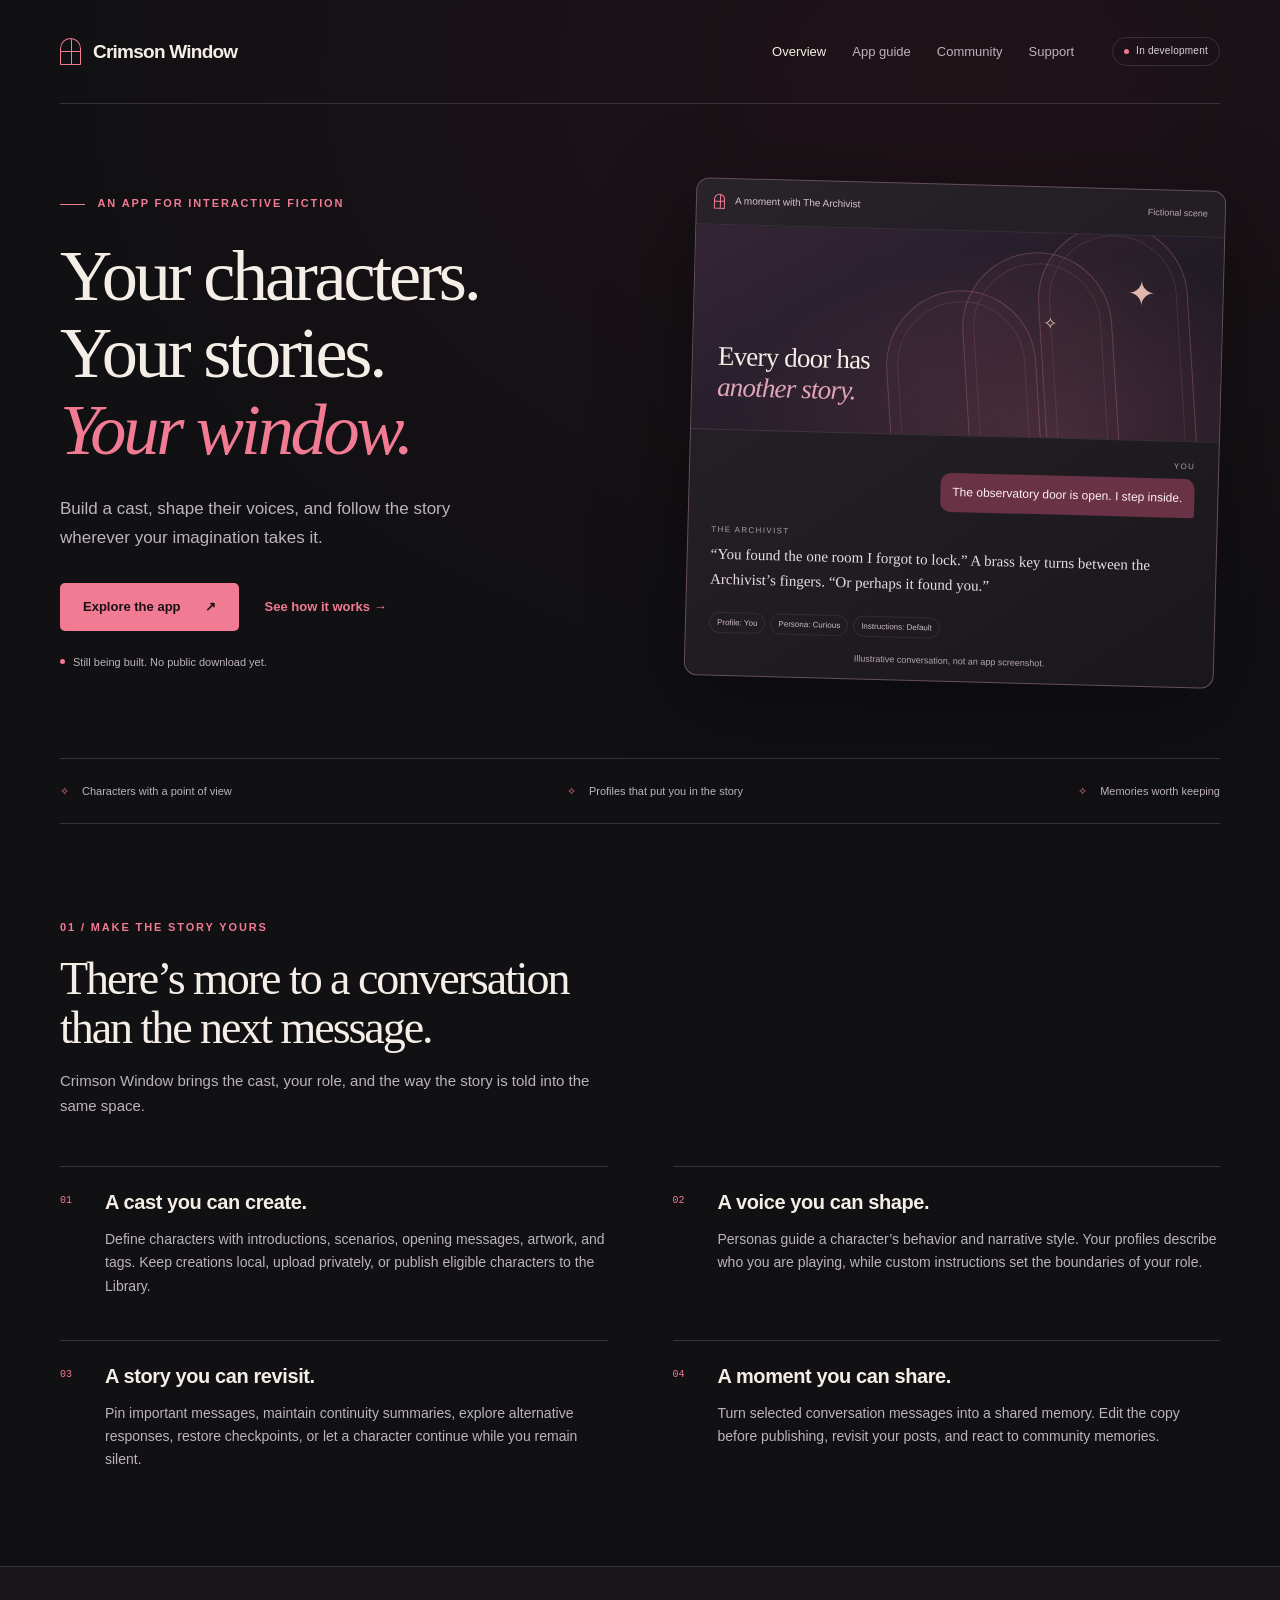
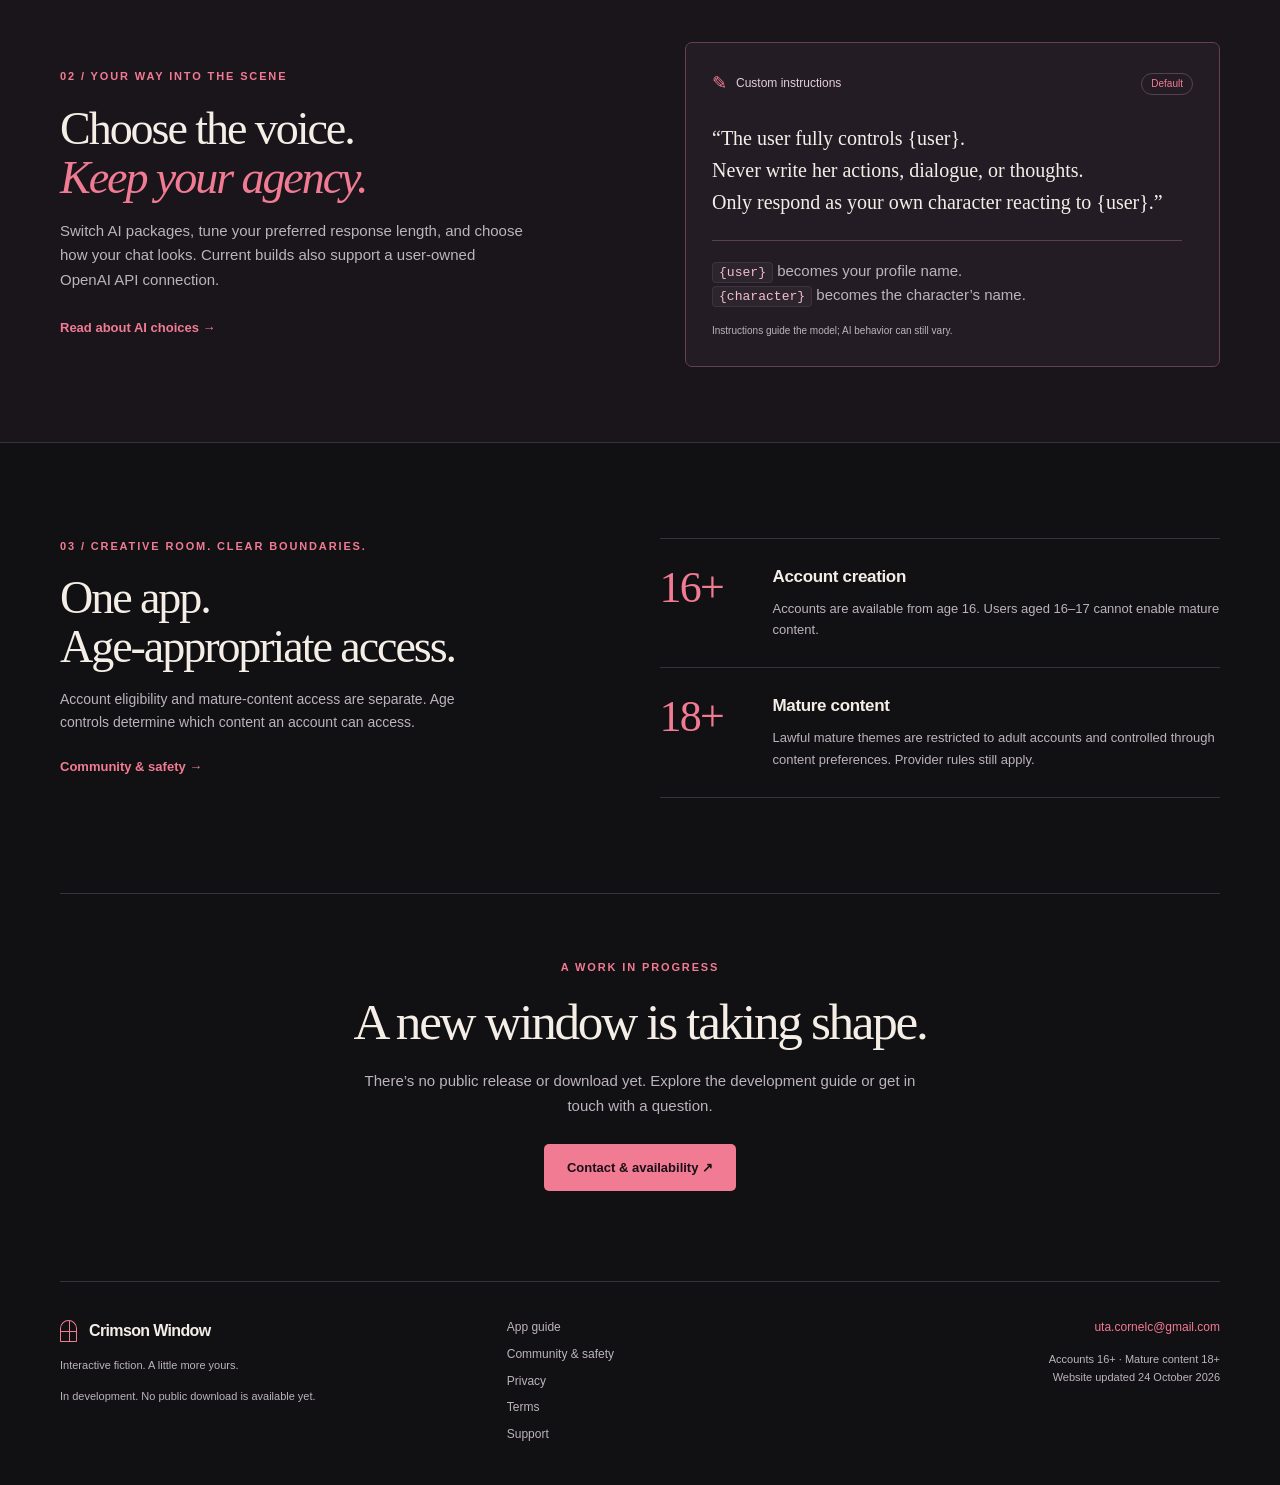
<file: index.html>
<!doctype html>
<html lang="en">
<head>
  <meta charset="utf-8">
  <meta name="viewport" content="width=device-width, initial-scale=1">
  <meta name="color-scheme" content="dark">
  <title>Your stories, through a different window · Crimson Window</title>
  <meta name="description" content="Crimson Window is an AI storytelling and roleplay app in development. Explore characters, personas, custom instructions, and shared memories. Accounts 16+; mature content 18+.">
  <meta property="og:title" content="Your stories, through a different window · Crimson Window">
  <meta property="og:description" content="Crimson Window is an AI storytelling and roleplay app in development. Explore characters, personas, custom instructions, and shared memories. Accounts 16+; mature content 18+.">
  <meta property="og:type" content="website">
  <meta name="theme-color" content="#111013">
  <link rel="icon" href="favicon.svg" type="image/svg+xml">
  <link rel="stylesheet" href="site.css">
</head>
<body>
  <a class="skip" href="#main">Skip to content</a>
  <header class="site-header wrap">
    <a class="brand" href="index.html" aria-label="Crimson Window home"><span class="window-mark" aria-hidden="true"></span>Crimson Window</a>
    <nav aria-label="Main navigation"><a href="index.html" aria-current="page">Overview</a><a href="guide.html">App guide</a><a href="community.html">Community</a><a href="support.html">Support</a></nav>
    <span class="status"><span aria-hidden="true"></span>In development</span>
  </header>
  <main id="main">
<section class="hero wrap">
  <div class="hero-copy"><p class="eyebrow"><span class="tiny-line"></span> An app for interactive fiction</p>
    <h1>Your characters.<br>Your stories.<br><em>Your window.</em></h1>
    <p class="lede">Build a cast, shape their voices, and follow the story wherever your imagination takes it.</p>
    <div class="hero-actions"><a class="button" href="#features">Explore the app <span aria-hidden="true">↗</span></a><a class="text-link" href="guide.html">See how it works <span aria-hidden="true">→</span></a></div>
    <p class="availability"><span class="status-dot" aria-hidden="true"></span>Still being built. No public download yet.</p>
  </div>
  <figure class="story-window">
    <div class="window-chrome"><span class="window-mark" aria-hidden="true"></span><span>A moment with The Archivist</span><span class="live-pill">Fictional scene</span></div>
    <div class="scene-visual" aria-hidden="true"><div class="arch arch-one"></div><div class="arch arch-two"></div><div class="arch arch-three"></div><span class="star star-one">✦</span><span class="star star-two">✧</span><div class="scene-caption">Every door has<br><em>another story.</em></div></div>
    <div class="scene-chat"><p class="chat-speaker">YOU</p><div class="sample-user">The observatory door is open. I step inside.</div><p class="chat-speaker">THE ARCHIVIST</p><div class="sample-assistant">“You found the one room I forgot to lock.” A brass key turns between the Archivist’s fingers. “Or perhaps it found you.”</div><div class="context-chips"><span>Profile: You</span><span>Persona: Curious</span><span>Instructions: Default</span></div></div>
    <figcaption>Illustrative conversation, not an app screenshot.</figcaption>
  </figure>
</section>
<div class="facts-strip wrap"><span>Characters with a point of view</span><span>Profiles that put you in the story</span><span>Memories worth keeping</span></div>
<section class="section wrap" id="features">
  <div class="section-heading"><p class="eyebrow">01 / Make the story yours</p><h2>There’s more to a conversation<br>than the next message.</h2><p>Crimson Window brings the cast, your role, and the way the story is told into the same space.</p></div>
  <div class="feature-grid">
    <article class="feature"><span class="feature-number">01</span><h3>A cast you can create.</h3><p>Define characters with introductions, scenarios, opening messages, artwork, and tags. Keep creations local, upload privately, or publish eligible characters to the Library.</p></article>
    <article class="feature"><span class="feature-number">02</span><h3>A voice you can shape.</h3><p>Personas guide a character’s behavior and narrative style. Your profiles describe who you are playing, while custom instructions set the boundaries of your role.</p></article>
    <article class="feature"><span class="feature-number">03</span><h3>A story you can revisit.</h3><p>Pin important messages, maintain continuity summaries, explore alternative responses, restore checkpoints, or let a character continue while you remain silent.</p></article>
    <article class="feature"><span class="feature-number">04</span><h3>A moment you can share.</h3><p>Turn selected conversation messages into a shared memory. Edit the copy before publishing, revisit your posts, and react to community memories.</p></article>
  </div>
</section>
<section class="choice-section"><div class="wrap choice-grid"><div><p class="eyebrow">02 / Your way into the scene</p><h2>Choose the voice.<br><em>Keep your agency.</em></h2><p>Switch AI packages, tune your preferred response length, and choose how your chat looks. Current builds also support a user-owned OpenAI API connection.</p><a class="text-link" href="guide.html#ai">Read about AI choices →</a></div><div class="instruction-card"><div class="card-caption"><span class="small-window" aria-hidden="true">✎</span> Custom instructions <span>Default</span></div><blockquote>“The user fully controls {user}.<br>Never write her actions, dialogue, or thoughts.<br>Only respond as your own character reacting to {user}.”</blockquote><p><code>{user}</code> becomes your profile name.<br><code>{character}</code> becomes the character’s name.</p><small>Instructions guide the model; AI behavior can still vary.</small></div></div></section>
<section class="section wrap age-section"><div><p class="eyebrow">03 / Creative room. Clear boundaries.</p><h2>One app.<br>Age-appropriate access.</h2><p>Account eligibility and mature-content access are separate. Age controls determine which content an account can access.</p><a class="text-link" href="community.html">Community &amp; safety →</a></div><div class="age-rules"><article><span>16+</span><div><h3>Account creation</h3><p>Accounts are available from age 16. Users aged 16–17 cannot enable mature content.</p></div></article><article><span>18+</span><div><h3>Mature content</h3><p>Lawful mature themes are restricted to adult accounts and controlled through content preferences. Provider rules still apply.</p></div></article></div></section>
<section class="closing wrap"><p class="eyebrow">A work in progress</p><h2>A new window is taking shape.</h2><p>There’s no public release or download yet. Explore the development guide or get in touch with a question.</p><a class="button" href="support.html">Contact &amp; availability ↗</a></section>
</main>
  <footer class="site-footer wrap">
    <div><a class="brand" href="index.html"><span class="window-mark" aria-hidden="true"></span>Crimson Window</a><p>Interactive fiction. A little more yours.</p><p class="fine">In development. No public download is available yet.</p></div>
    <nav aria-label="Footer navigation"><a href="guide.html">App guide</a><a href="community.html">Community &amp; safety</a><a href="privacy.html">Privacy</a><a href="terms.html">Terms</a><a href="support.html">Support</a></nav>
    <div class="footer-contact"><a href="mailto:uta.cornelc@gmail.com">uta.cornelc@gmail.com</a><p class="fine">Accounts 16+ · Mature content 18+<br>Website updated 24 October 2026</p></div>
  </footer>
</body>
</html>
</file>
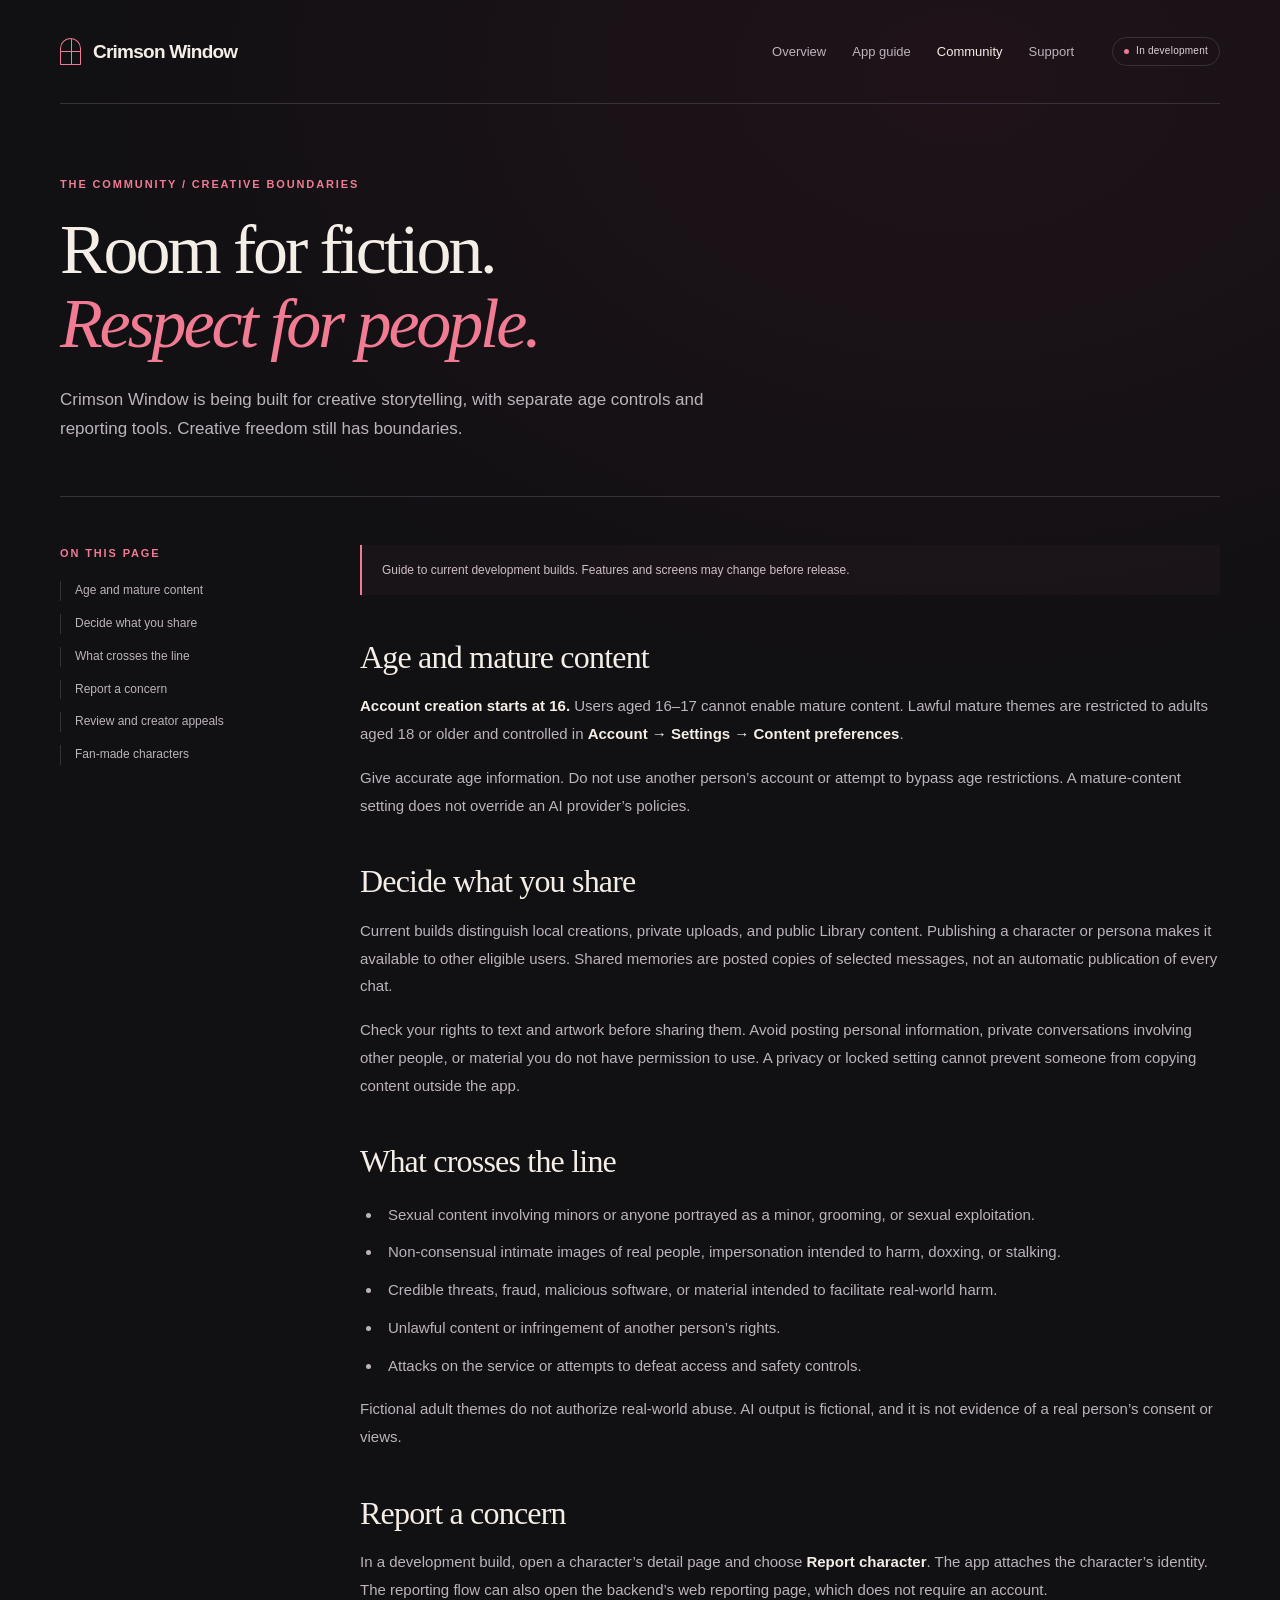
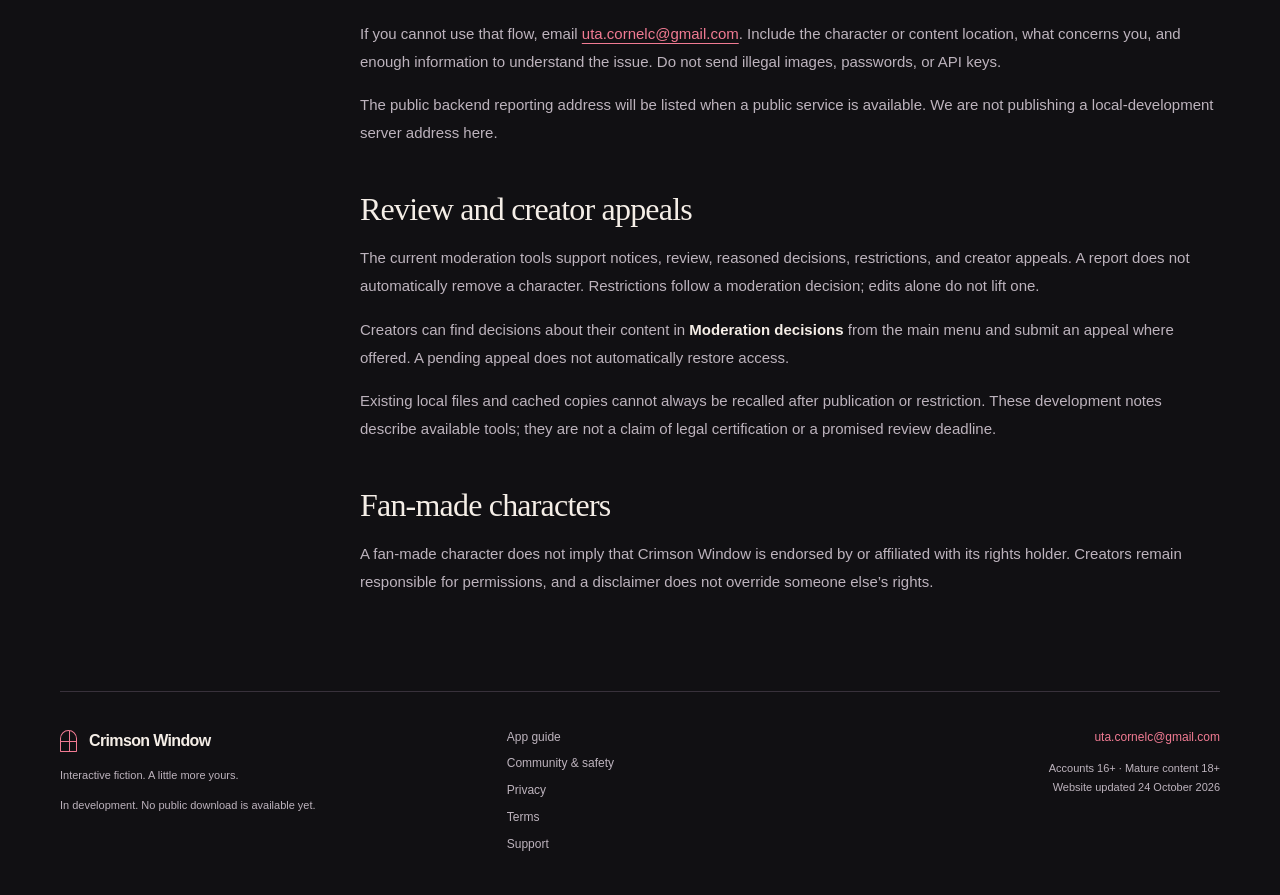
<file: community.html>
<!doctype html>
<html lang="en">
<head>
  <meta charset="utf-8">
  <meta name="viewport" content="width=device-width, initial-scale=1">
  <meta name="color-scheme" content="dark">
  <title>Community &amp; safety · Crimson Window</title>
  <meta name="description" content="How current Crimson Window development builds separate mature content, sharing, reporting, moderation, and creator appeals.">
  <meta property="og:title" content="Community &amp; safety · Crimson Window">
  <meta property="og:description" content="How current Crimson Window development builds separate mature content, sharing, reporting, moderation, and creator appeals.">
  <meta property="og:type" content="website">
  <meta name="theme-color" content="#111013">
  <link rel="icon" href="favicon.svg" type="image/svg+xml">
  <link rel="stylesheet" href="site.css">
</head>
<body>
  <a class="skip" href="#main">Skip to content</a>
  <header class="site-header wrap">
    <a class="brand" href="index.html" aria-label="Crimson Window home"><span class="window-mark" aria-hidden="true"></span>Crimson Window</a>
    <nav aria-label="Main navigation"><a href="index.html">Overview</a><a href="guide.html">App guide</a><a href="community.html" aria-current="page">Community</a><a href="support.html">Support</a></nav>
    <span class="status"><span aria-hidden="true"></span>In development</span>
  </header>
  <main id="main"><header class="page-intro wrap"><p class="eyebrow">The community / Creative boundaries</p><h1>Room for fiction.<br><em>Respect for people.</em></h1><p class="lede">Crimson Window is being built for creative storytelling, with separate age controls and reporting tools. Creative freedom still has boundaries.</p></header><div class="article-grid wrap"><aside class="toc"><p class="eyebrow">On this page</p><nav aria-label="On this page"><a href="#age">Age and mature content</a><a href="#sharing">Decide what you share</a><a href="#boundaries">What crosses the line</a><a href="#report">Report a concern</a><a href="#review">Review and creator appeals</a><a href="#franchises">Fan-made characters</a></nav></aside><article class="prose"><div class="notice">Guide to current development builds. Features and screens may change before release.</div><section id="age"><h2>Age and mature content</h2><p><strong>Account creation starts at 16.</strong> Users aged 16–17 cannot enable mature content. Lawful mature themes are restricted to adults aged 18 or older and controlled in <strong>Account → Settings → Content preferences</strong>.</p><p>Give accurate age information. Do not use another person’s account or attempt to bypass age restrictions. A mature-content setting does not override an AI provider’s policies.</p></section><section id="sharing"><h2>Decide what you share</h2><p>Current builds distinguish local creations, private uploads, and public Library content. Publishing a character or persona makes it available to other eligible users. Shared memories are posted copies of selected messages, not an automatic publication of every chat.</p><p>Check your rights to text and artwork before sharing them. Avoid posting personal information, private conversations involving other people, or material you do not have permission to use. A privacy or locked setting cannot prevent someone from copying content outside the app.</p></section><section id="boundaries"><h2>What crosses the line</h2><ul><li>Sexual content involving minors or anyone portrayed as a minor, grooming, or sexual exploitation.</li><li>Non-consensual intimate images of real people, impersonation intended to harm, doxxing, or stalking.</li><li>Credible threats, fraud, malicious software, or material intended to facilitate real-world harm.</li><li>Unlawful content or infringement of another person’s rights.</li><li>Attacks on the service or attempts to defeat access and safety controls.</li></ul><p>Fictional adult themes do not authorize real-world abuse. AI output is fictional, and it is not evidence of a real person’s consent or views.</p></section><section id="report"><h2>Report a concern</h2><p>In a development build, open a character’s detail page and choose <strong>Report character</strong>. The app attaches the character’s identity. The reporting flow can also open the backend’s web reporting page, which does not require an account.</p><p>If you cannot use that flow, email <a href="mailto:uta.cornelc@gmail.com?subject=Crimson%20Window%20content%20report">uta.cornelc@gmail.com</a>. Include the character or content location, what concerns you, and enough information to understand the issue. Do not send illegal images, passwords, or API keys.</p><p>The public backend reporting address will be listed when a public service is available. We are not publishing a local-development server address here.</p></section><section id="review"><h2>Review and creator appeals</h2><p>The current moderation tools support notices, review, reasoned decisions, restrictions, and creator appeals. A report does not automatically remove a character. Restrictions follow a moderation decision; edits alone do not lift one.</p><p>Creators can find decisions about their content in <strong>Moderation decisions</strong> from the main menu and submit an appeal where offered. A pending appeal does not automatically restore access.</p><p>Existing local files and cached copies cannot always be recalled after publication or restriction. These development notes describe available tools; they are not a claim of legal certification or a promised review deadline.</p></section><section id="franchises"><h2>Fan-made characters</h2><p>A fan-made character does not imply that Crimson Window is endorsed by or affiliated with its rights holder. Creators remain responsible for permissions, and a disclaimer does not override someone else’s rights.</p></section></article></div></main>
  <footer class="site-footer wrap">
    <div><a class="brand" href="index.html"><span class="window-mark" aria-hidden="true"></span>Crimson Window</a><p>Interactive fiction. A little more yours.</p><p class="fine">In development. No public download is available yet.</p></div>
    <nav aria-label="Footer navigation"><a href="guide.html">App guide</a><a href="community.html">Community &amp; safety</a><a href="privacy.html">Privacy</a><a href="terms.html">Terms</a><a href="support.html">Support</a></nav>
    <div class="footer-contact"><a href="mailto:uta.cornelc@gmail.com">uta.cornelc@gmail.com</a><p class="fine">Accounts 16+ · Mature content 18+<br>Website updated 24 October 2026</p></div>
  </footer>
</body>
</html>
</file>
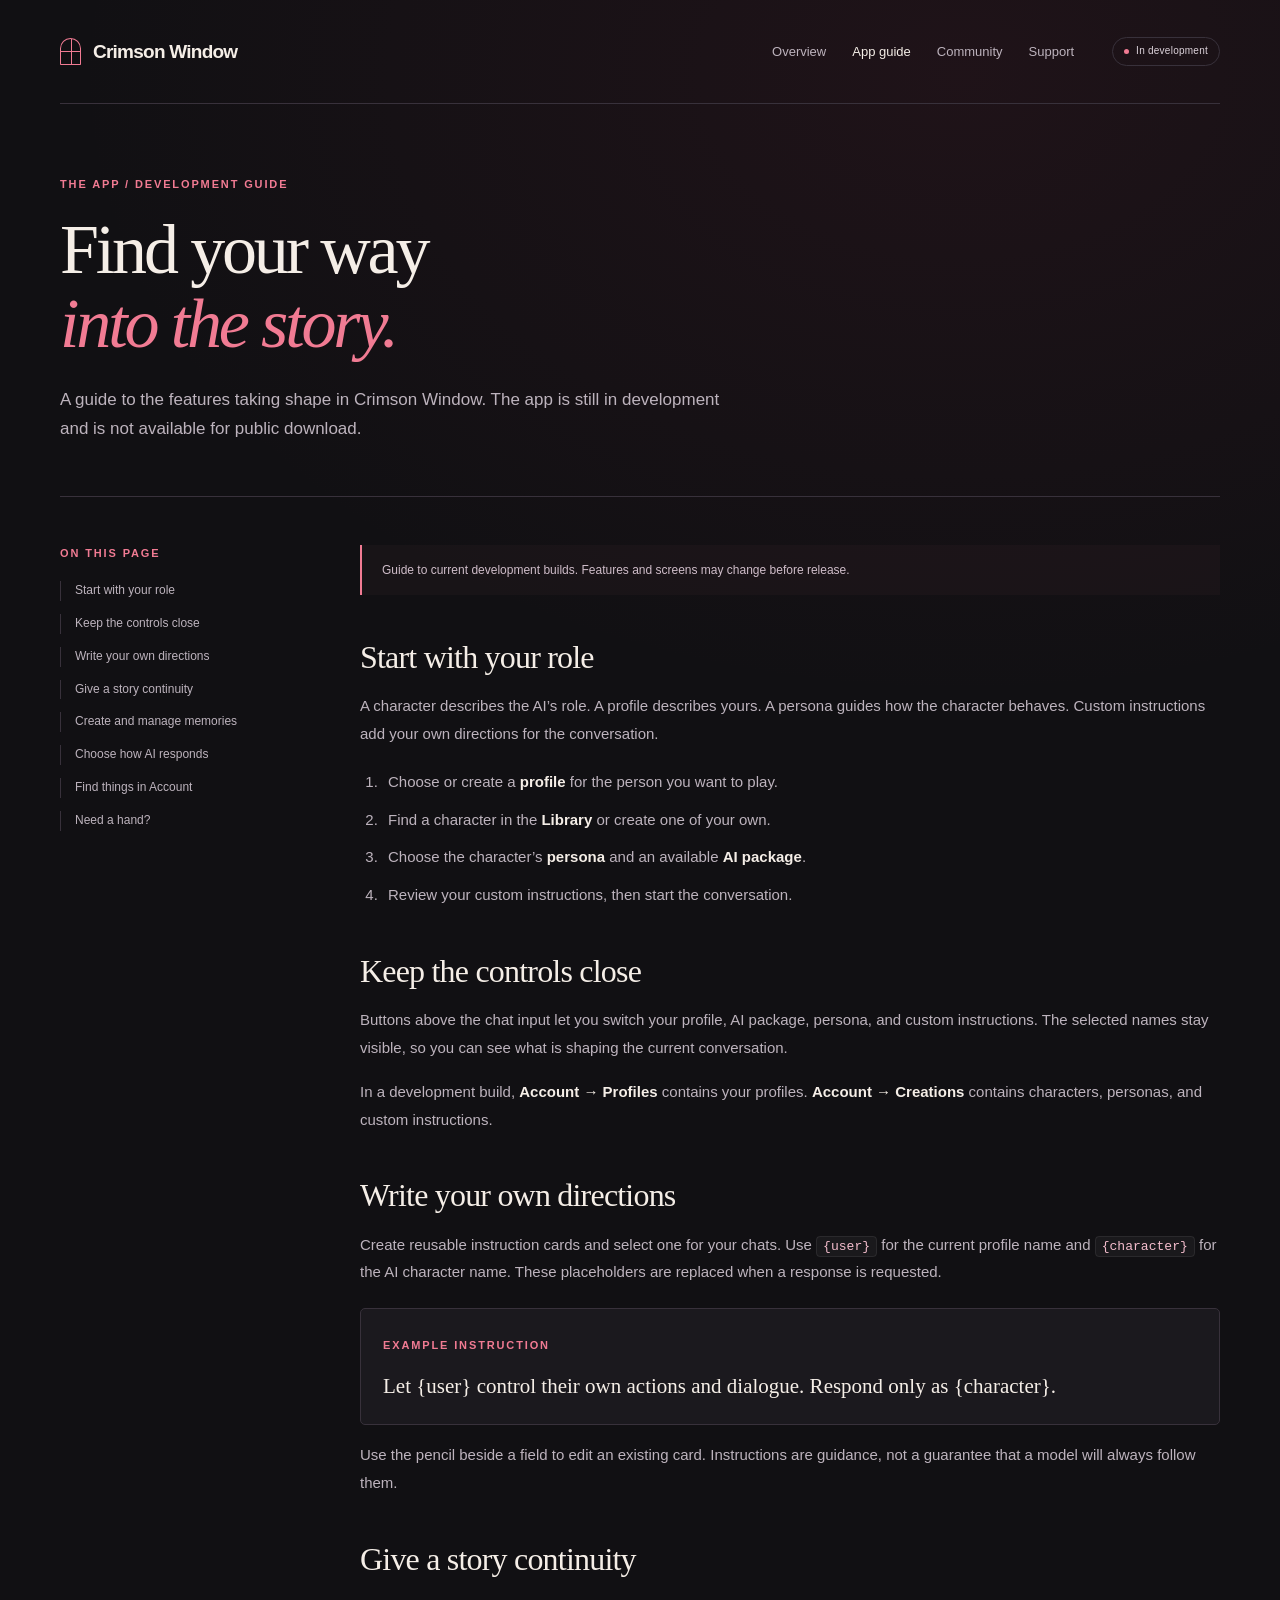
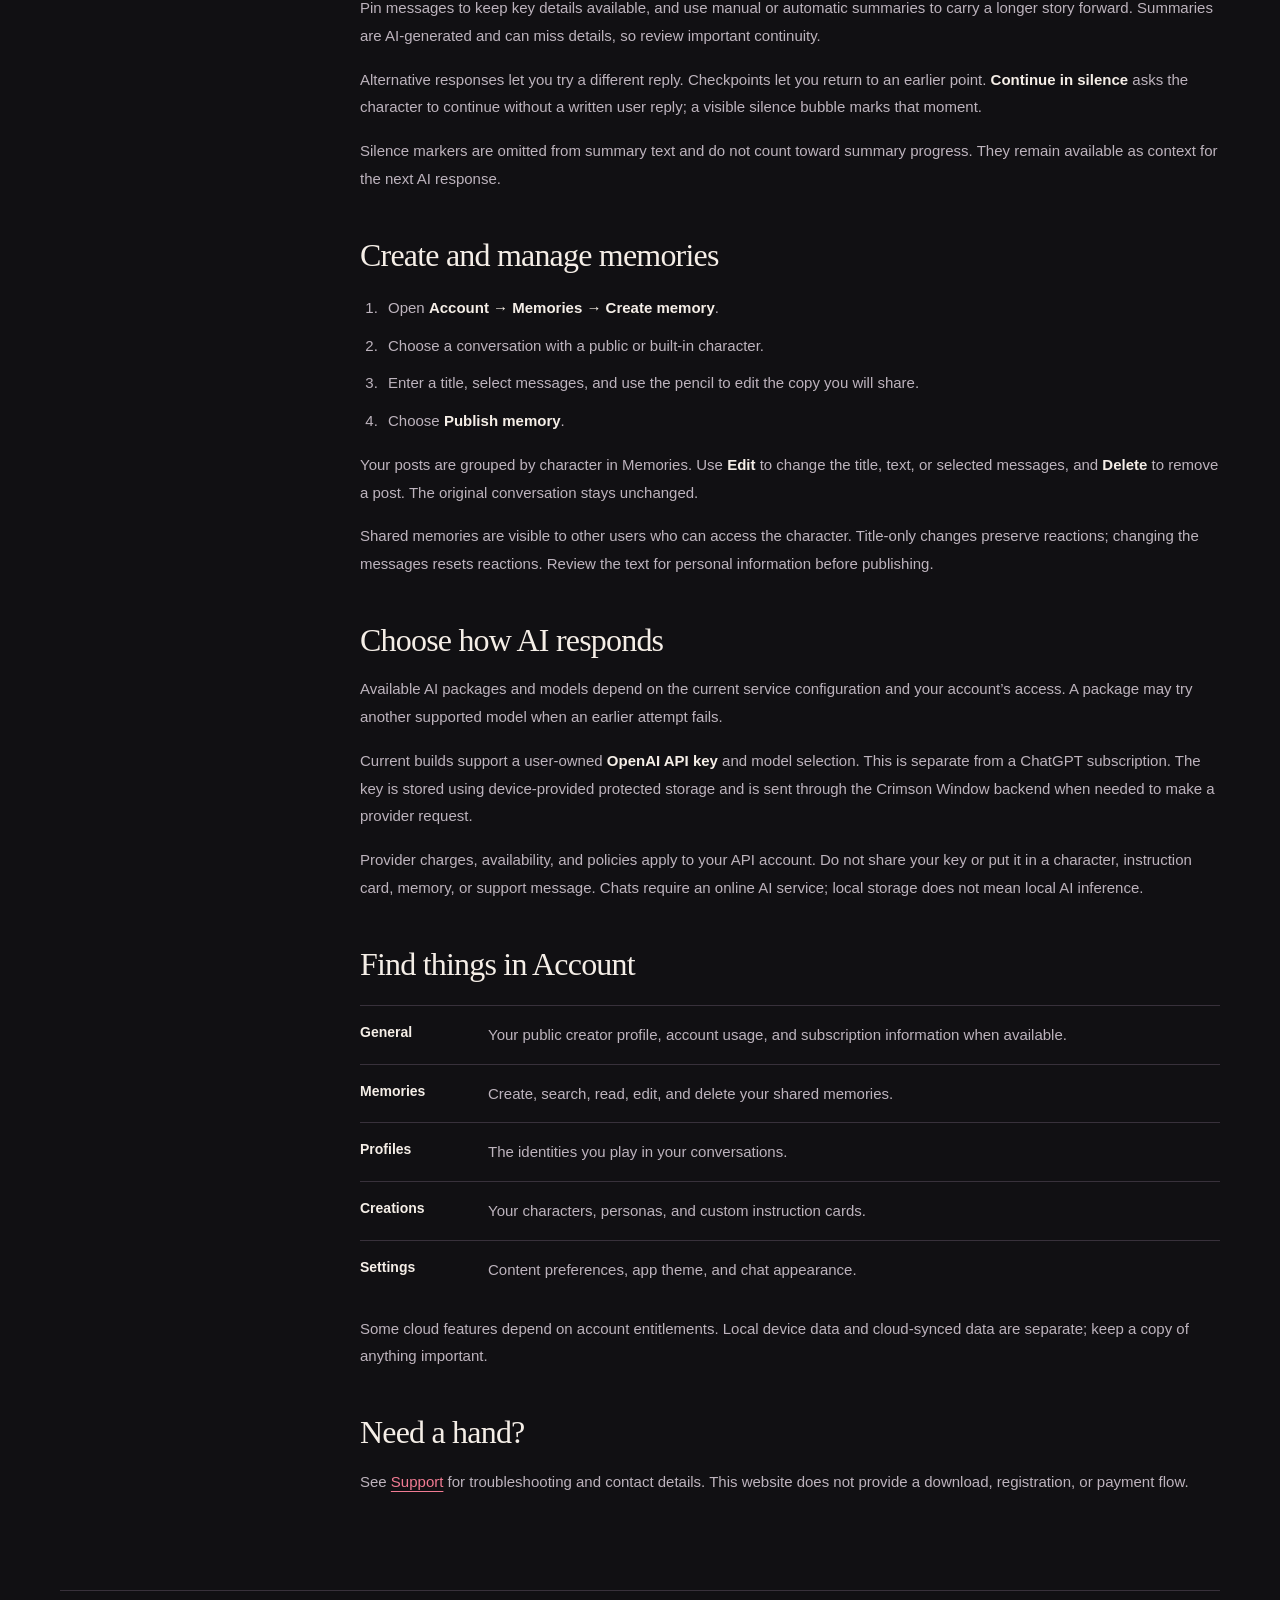
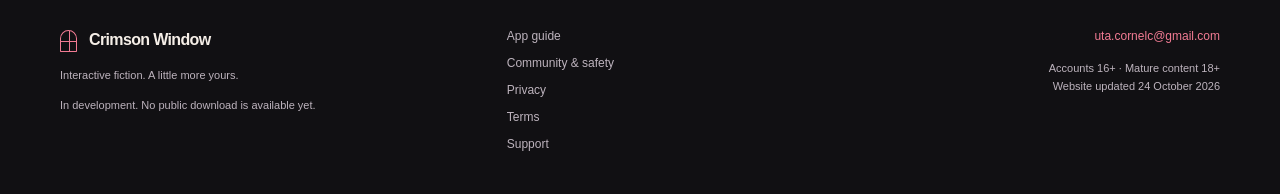
<file: guide.html>
<!doctype html>
<html lang="en">
<head>
  <meta charset="utf-8">
  <meta name="viewport" content="width=device-width, initial-scale=1">
  <meta name="color-scheme" content="dark">
  <title>App guide · Crimson Window</title>
  <meta name="description" content="A practical guide to current Crimson Window development builds: profiles, characters, personas, AI choices, summaries, and shared memories.">
  <meta property="og:title" content="App guide · Crimson Window">
  <meta property="og:description" content="A practical guide to current Crimson Window development builds: profiles, characters, personas, AI choices, summaries, and shared memories.">
  <meta property="og:type" content="website">
  <meta name="theme-color" content="#111013">
  <link rel="icon" href="favicon.svg" type="image/svg+xml">
  <link rel="stylesheet" href="site.css">
</head>
<body>
  <a class="skip" href="#main">Skip to content</a>
  <header class="site-header wrap">
    <a class="brand" href="index.html" aria-label="Crimson Window home"><span class="window-mark" aria-hidden="true"></span>Crimson Window</a>
    <nav aria-label="Main navigation"><a href="index.html">Overview</a><a href="guide.html" aria-current="page">App guide</a><a href="community.html">Community</a><a href="support.html">Support</a></nav>
    <span class="status"><span aria-hidden="true"></span>In development</span>
  </header>
  <main id="main"><header class="page-intro wrap"><p class="eyebrow">The app / Development guide</p><h1>Find your way<br><em>into the story.</em></h1><p class="lede">A guide to the features taking shape in Crimson Window. The app is still in development and is not available for public download.</p></header><div class="article-grid wrap"><aside class="toc"><p class="eyebrow">On this page</p><nav aria-label="On this page"><a href="#start">Start with your role</a><a href="#controls">Keep the controls close</a><a href="#instructions">Write your own directions</a><a href="#continuity">Give a story continuity</a><a href="#memories">Create and manage memories</a><a href="#ai">Choose how AI responds</a><a href="#account">Find things in Account</a><a href="#help">Need a hand?</a></nav></aside><article class="prose"><div class="notice">Guide to current development builds. Features and screens may change before release.</div><section id="start"><h2>Start with your role</h2><p>A character describes the AI’s role. A profile describes yours. A persona guides how the character behaves. Custom instructions add your own directions for the conversation.</p><ol><li>Choose or create a <strong>profile</strong> for the person you want to play.</li><li>Find a character in the <strong>Library</strong> or create one of your own.</li><li>Choose the character’s <strong>persona</strong> and an available <strong>AI package</strong>.</li><li>Review your custom instructions, then start the conversation.</li></ol></section><section id="controls"><h2>Keep the controls close</h2><p>Buttons above the chat input let you switch your profile, AI package, persona, and custom instructions. The selected names stay visible, so you can see what is shaping the current conversation.</p><p>In a development build, <strong>Account → Profiles</strong> contains your profiles. <strong>Account → Creations</strong> contains characters, personas, and custom instructions.</p></section><section id="instructions"><h2>Write your own directions</h2><p>Create reusable instruction cards and select one for your chats. Use <code>{user}</code> for the current profile name and <code>{character}</code> for the AI character name. These placeholders are replaced when a response is requested.</p><div class="example"><span class="eyebrow">Example instruction</span><p>Let {user} control their own actions and dialogue. Respond only as {character}.</p></div><p>Use the pencil beside a field to edit an existing card. Instructions are guidance, not a guarantee that a model will always follow them.</p></section><section id="continuity"><h2>Give a story continuity</h2><p>Pin messages to keep key details available, and use manual or automatic summaries to carry a longer story forward. Summaries are AI-generated and can miss details, so review important continuity.</p><p>Alternative responses let you try a different reply. Checkpoints let you return to an earlier point. <strong>Continue in silence</strong> asks the character to continue without a written user reply; a visible silence bubble marks that moment.</p><p>Silence markers are omitted from summary text and do not count toward summary progress. They remain available as context for the next AI response.</p></section><section id="memories"><h2>Create and manage memories</h2><ol><li>Open <strong>Account → Memories → Create memory</strong>.</li><li>Choose a conversation with a public or built-in character.</li><li>Enter a title, select messages, and use the pencil to edit the copy you will share.</li><li>Choose <strong>Publish memory</strong>.</li></ol><p>Your posts are grouped by character in Memories. Use <strong>Edit</strong> to change the title, text, or selected messages, and <strong>Delete</strong> to remove a post. The original conversation stays unchanged.</p><p>Shared memories are visible to other users who can access the character. Title-only changes preserve reactions; changing the messages resets reactions. Review the text for personal information before publishing.</p></section><section id="ai"><h2>Choose how AI responds</h2><p>Available AI packages and models depend on the current service configuration and your account’s access. A package may try another supported model when an earlier attempt fails.</p><p>Current builds support a user-owned <strong>OpenAI API key</strong> and model selection. This is separate from a ChatGPT subscription. The key is stored using device-provided protected storage and is sent through the Crimson Window backend when needed to make a provider request.</p><p>Provider charges, availability, and policies apply to your API account. Do not share your key or put it in a character, instruction card, memory, or support message. Chats require an online AI service; local storage does not mean local AI inference.</p></section><section id="account"><h2>Find things in Account</h2><dl class="definition-list"><div><dt>General</dt><dd>Your public creator profile, account usage, and subscription information when available.</dd></div><div><dt>Memories</dt><dd>Create, search, read, edit, and delete your shared memories.</dd></div><div><dt>Profiles</dt><dd>The identities you play in your conversations.</dd></div><div><dt>Creations</dt><dd>Your characters, personas, and custom instruction cards.</dd></div><div><dt>Settings</dt><dd>Content preferences, app theme, and chat appearance.</dd></div></dl><p>Some cloud features depend on account entitlements. Local device data and cloud-synced data are separate; keep a copy of anything important.</p></section><section id="help"><h2>Need a hand?</h2><p>See <a href="support.html">Support</a> for troubleshooting and contact details. This website does not provide a download, registration, or payment flow.</p></section></article></div></main>
  <footer class="site-footer wrap">
    <div><a class="brand" href="index.html"><span class="window-mark" aria-hidden="true"></span>Crimson Window</a><p>Interactive fiction. A little more yours.</p><p class="fine">In development. No public download is available yet.</p></div>
    <nav aria-label="Footer navigation"><a href="guide.html">App guide</a><a href="community.html">Community &amp; safety</a><a href="privacy.html">Privacy</a><a href="terms.html">Terms</a><a href="support.html">Support</a></nav>
    <div class="footer-contact"><a href="mailto:uta.cornelc@gmail.com">uta.cornelc@gmail.com</a><p class="fine">Accounts 16+ · Mature content 18+<br>Website updated 24 October 2026</p></div>
  </footer>
</body>
</html>
</file>
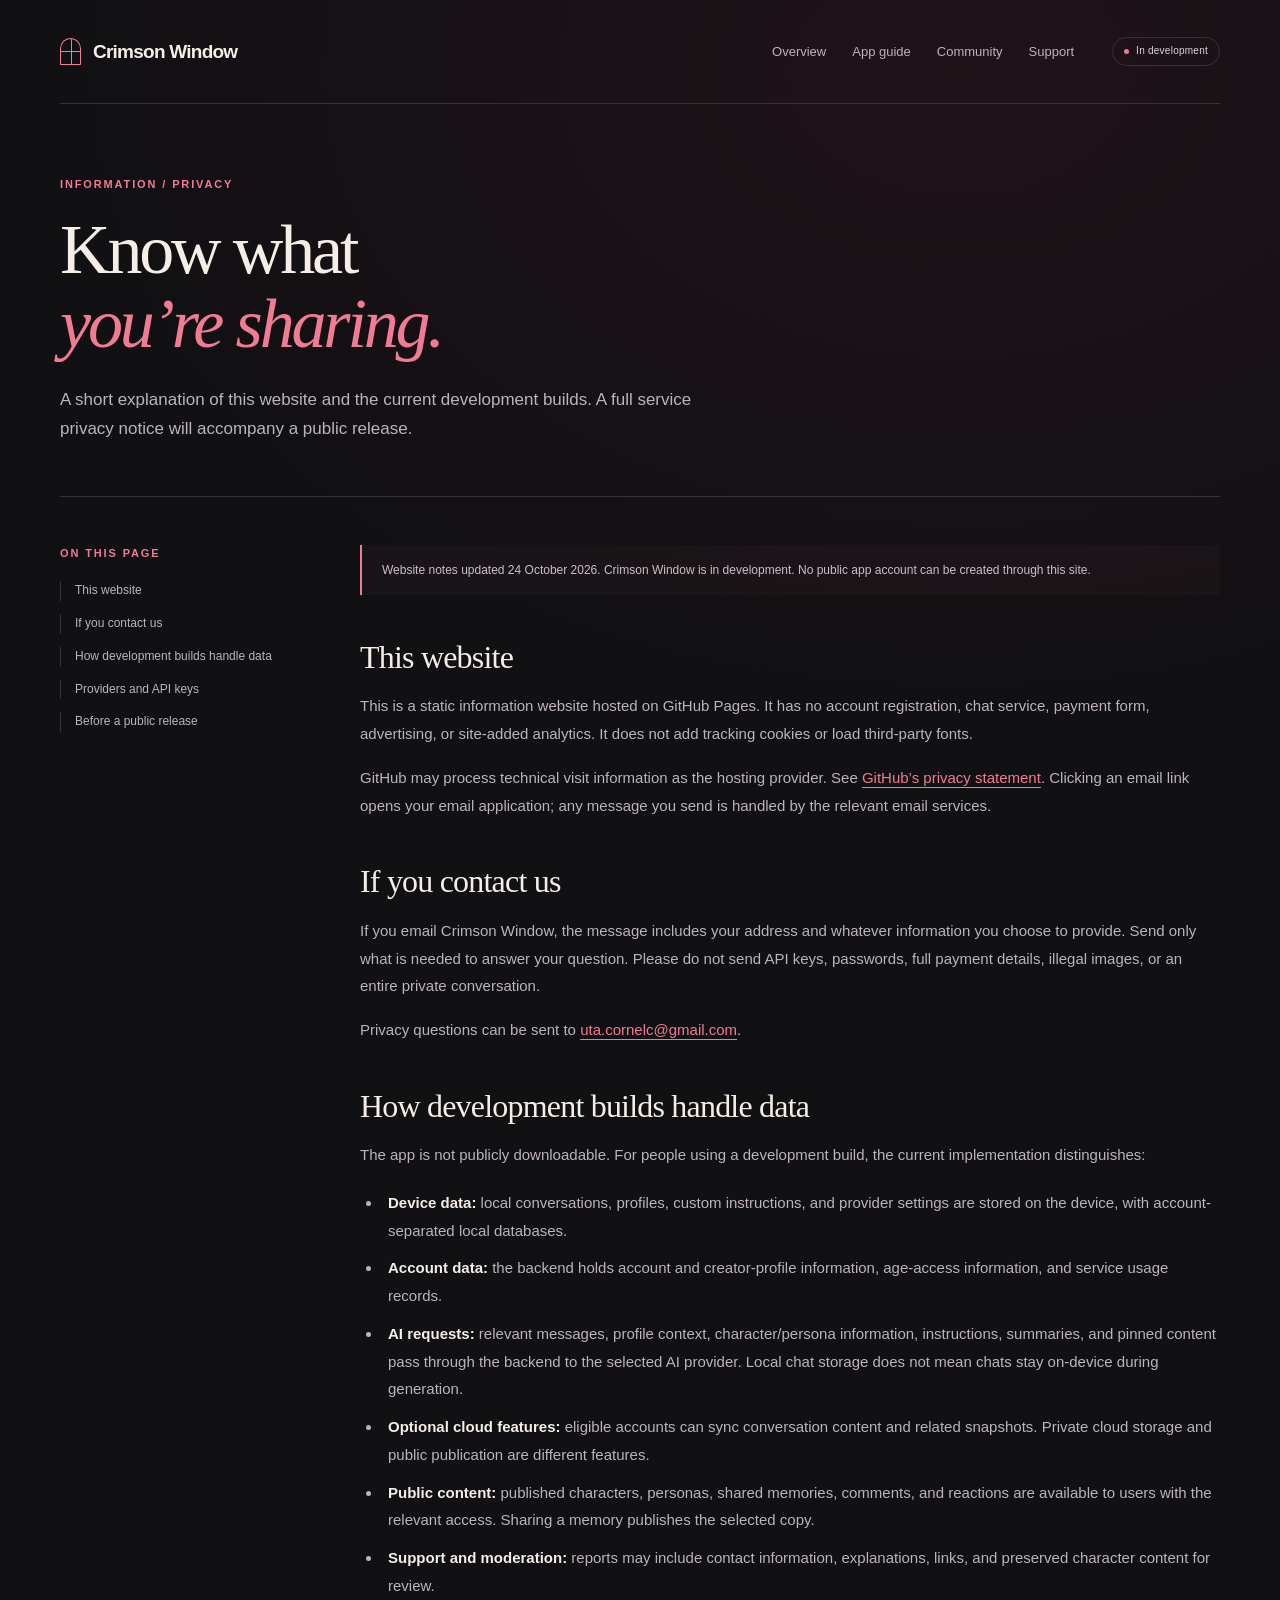
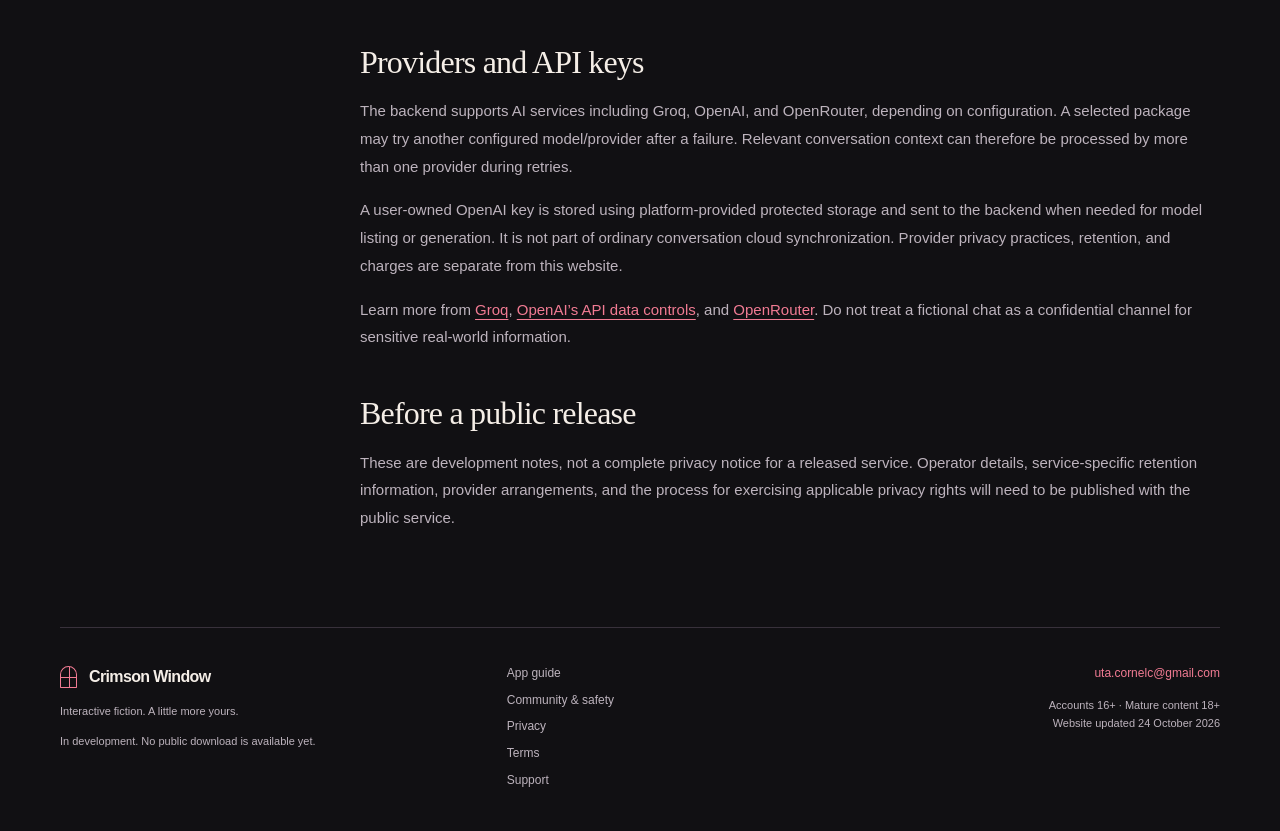
<file: privacy.html>
<!doctype html>
<html lang="en">
<head>
  <meta charset="utf-8">
  <meta name="viewport" content="width=device-width, initial-scale=1">
  <meta name="color-scheme" content="dark">
  <title>Privacy notes · Crimson Window</title>
  <meta name="description" content="Privacy information for this development website and a short explanation of current Crimson Window development-build data flows.">
  <meta property="og:title" content="Privacy notes · Crimson Window">
  <meta property="og:description" content="Privacy information for this development website and a short explanation of current Crimson Window development-build data flows.">
  <meta property="og:type" content="website">
  <meta name="theme-color" content="#111013">
  <link rel="icon" href="favicon.svg" type="image/svg+xml">
  <link rel="stylesheet" href="site.css">
</head>
<body>
  <a class="skip" href="#main">Skip to content</a>
  <header class="site-header wrap">
    <a class="brand" href="index.html" aria-label="Crimson Window home"><span class="window-mark" aria-hidden="true"></span>Crimson Window</a>
    <nav aria-label="Main navigation"><a href="index.html">Overview</a><a href="guide.html">App guide</a><a href="community.html">Community</a><a href="support.html">Support</a></nav>
    <span class="status"><span aria-hidden="true"></span>In development</span>
  </header>
  <main id="main"><header class="page-intro wrap"><p class="eyebrow">Information / Privacy</p><h1>Know what<br><em>you’re sharing.</em></h1><p class="lede">A short explanation of this website and the current development builds. A full service privacy notice will accompany a public release.</p></header><div class="article-grid wrap"><aside class="toc"><p class="eyebrow">On this page</p><nav aria-label="On this page"><a href="#website">This website</a><a href="#contact">If you contact us</a><a href="#development">How development builds handle data</a><a href="#providers">Providers and API keys</a><a href="#release">Before a public release</a></nav></aside><article class="prose"><div class="notice">Website notes updated 24 October 2026. Crimson Window is in development. No public app account can be created through this site.</div><section id="website"><h2>This website</h2><p>This is a static information website hosted on GitHub Pages. It has no account registration, chat service, payment form, advertising, or site-added analytics. It does not add tracking cookies or load third-party fonts.</p><p>GitHub may process technical visit information as the hosting provider. See <a href="https://docs.github.com/en/site-policy/privacy-policies/github-general-privacy-statement">GitHub’s privacy statement</a>. Clicking an email link opens your email application; any message you send is handled by the relevant email services.</p></section><section id="contact"><h2>If you contact us</h2><p>If you email Crimson Window, the message includes your address and whatever information you choose to provide. Send only what is needed to answer your question. Please do not send API keys, passwords, full payment details, illegal images, or an entire private conversation.</p><p>Privacy questions can be sent to <a href="mailto:uta.cornelc@gmail.com?subject=Crimson%20Window%20privacy">uta.cornelc@gmail.com</a>.</p></section><section id="development"><h2>How development builds handle data</h2><p>The app is not publicly downloadable. For people using a development build, the current implementation distinguishes:</p><ul><li><strong>Device data:</strong> local conversations, profiles, custom instructions, and provider settings are stored on the device, with account-separated local databases.</li><li><strong>Account data:</strong> the backend holds account and creator-profile information, age-access information, and service usage records.</li><li><strong>AI requests:</strong> relevant messages, profile context, character/persona information, instructions, summaries, and pinned content pass through the backend to the selected AI provider. Local chat storage does not mean chats stay on-device during generation.</li><li><strong>Optional cloud features:</strong> eligible accounts can sync conversation content and related snapshots. Private cloud storage and public publication are different features.</li><li><strong>Public content:</strong> published characters, personas, shared memories, comments, and reactions are available to users with the relevant access. Sharing a memory publishes the selected copy.</li><li><strong>Support and moderation:</strong> reports may include contact information, explanations, links, and preserved character content for review.</li></ul></section><section id="providers"><h2>Providers and API keys</h2><p>The backend supports AI services including Groq, OpenAI, and OpenRouter, depending on configuration. A selected package may try another configured model/provider after a failure. Relevant conversation context can therefore be processed by more than one provider during retries.</p><p>A user-owned OpenAI key is stored using platform-provided protected storage and sent to the backend when needed for model listing or generation. It is not part of ordinary conversation cloud synchronization. Provider privacy practices, retention, and charges are separate from this website.</p><p>Learn more from <a href="https://groq.com/privacy-policy">Groq</a>, <a href="https://developers.openai.com/api/docs/guides/your-data">OpenAI’s API data controls</a>, and <a href="https://openrouter.ai/privacy">OpenRouter</a>. Do not treat a fictional chat as a confidential channel for sensitive real-world information.</p></section><section id="release"><h2>Before a public release</h2><p>These are development notes, not a complete privacy notice for a released service. Operator details, service-specific retention information, provider arrangements, and the process for exercising applicable privacy rights will need to be published with the public service.</p></section></article></div></main>
  <footer class="site-footer wrap">
    <div><a class="brand" href="index.html"><span class="window-mark" aria-hidden="true"></span>Crimson Window</a><p>Interactive fiction. A little more yours.</p><p class="fine">In development. No public download is available yet.</p></div>
    <nav aria-label="Footer navigation"><a href="guide.html">App guide</a><a href="community.html">Community &amp; safety</a><a href="privacy.html">Privacy</a><a href="terms.html">Terms</a><a href="support.html">Support</a></nav>
    <div class="footer-contact"><a href="mailto:uta.cornelc@gmail.com">uta.cornelc@gmail.com</a><p class="fine">Accounts 16+ · Mature content 18+<br>Website updated 24 October 2026</p></div>
  </footer>
</body>
</html>
</file>
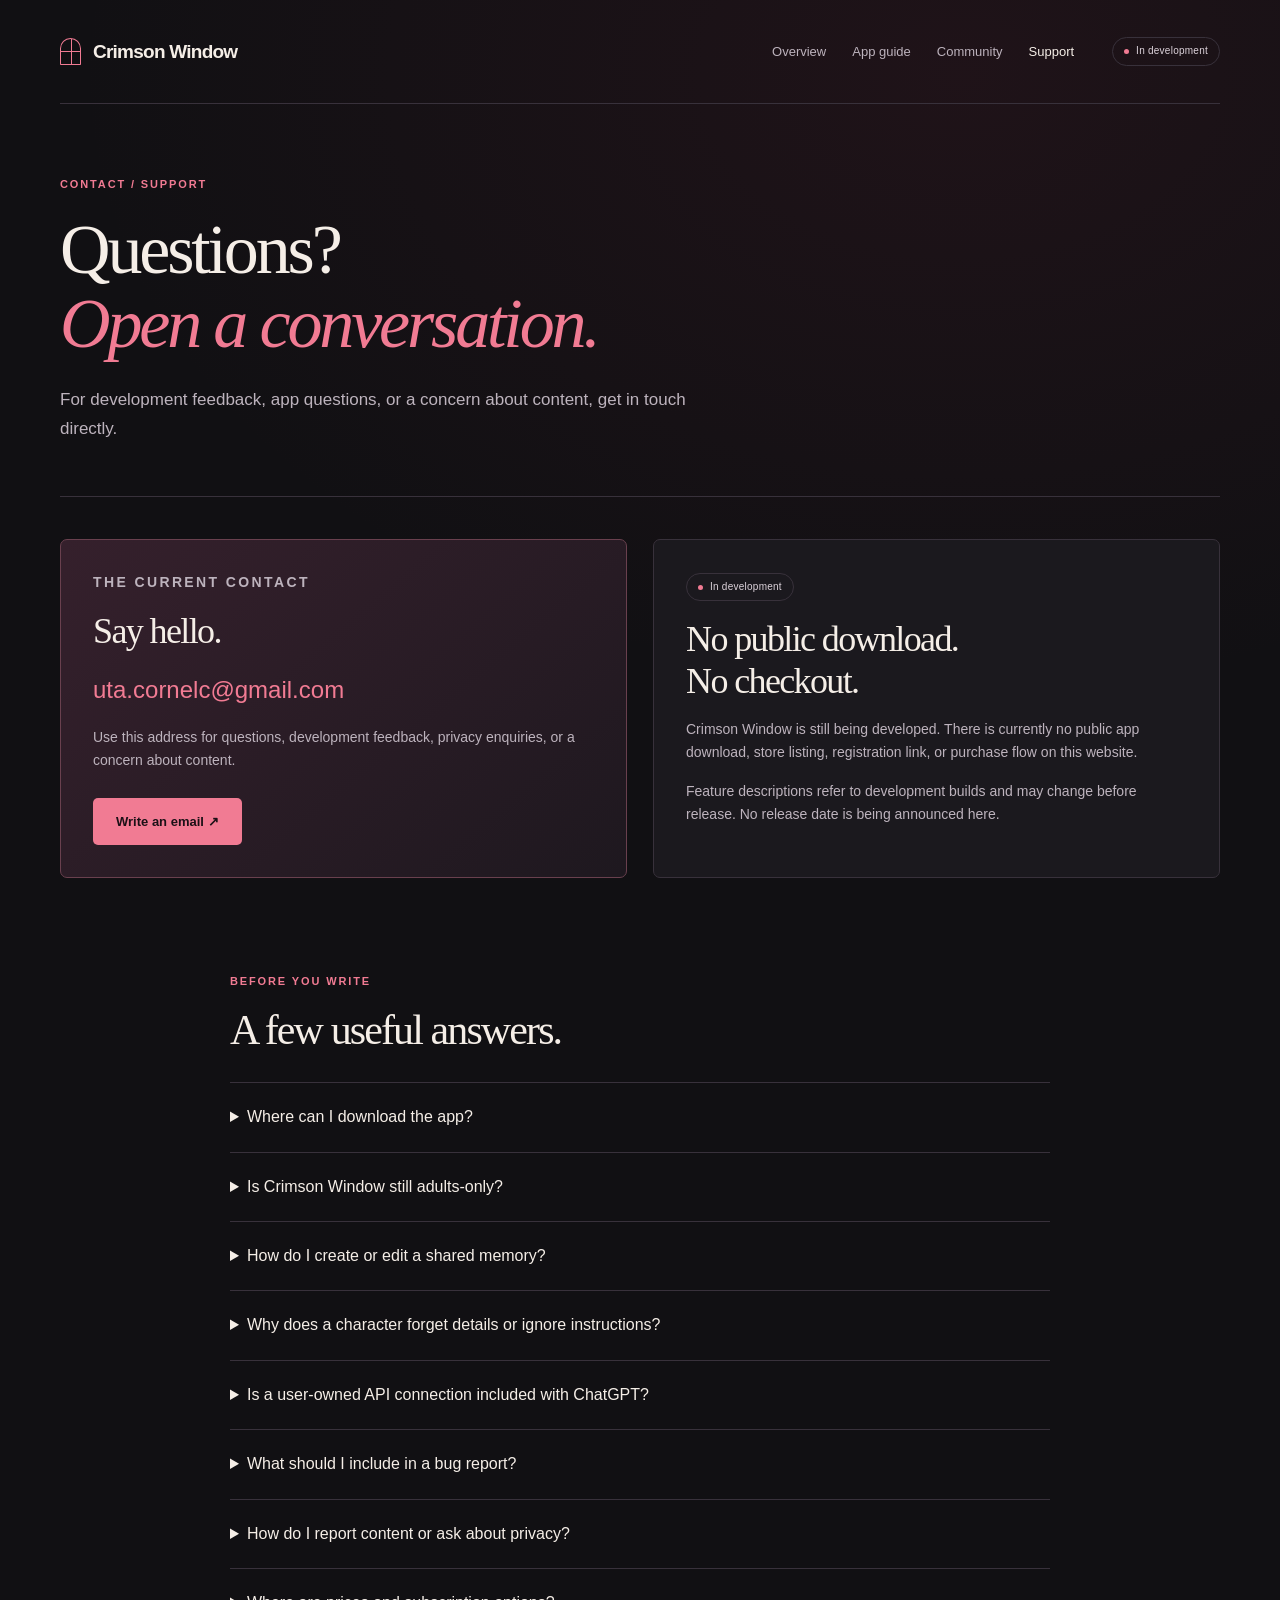
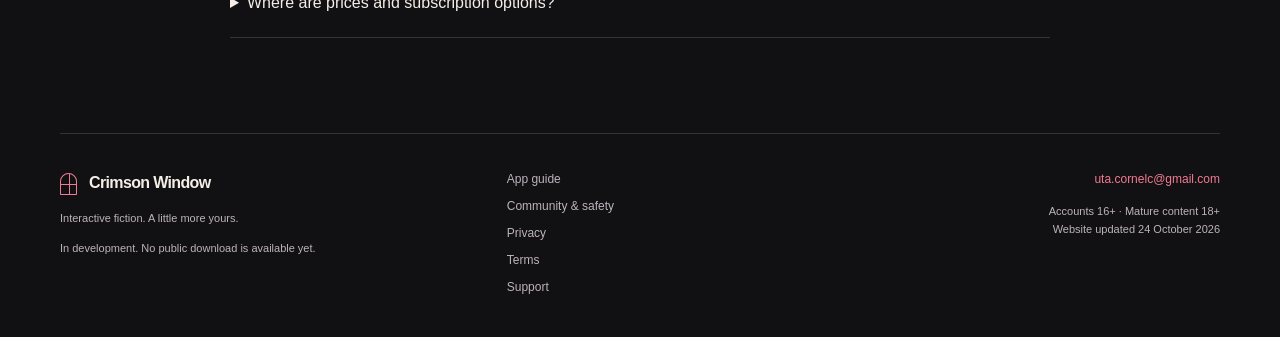
<file: support.html>
<!doctype html>
<html lang="en">
<head>
  <meta charset="utf-8">
  <meta name="viewport" content="width=device-width, initial-scale=1">
  <meta name="color-scheme" content="dark">
  <title>Support &amp; availability · Crimson Window</title>
  <meta name="description" content="Contact Crimson Window at uta.cornelc@gmail.com. The app is in development; there is no public download yet.">
  <meta property="og:title" content="Support &amp; availability · Crimson Window">
  <meta property="og:description" content="Contact Crimson Window at uta.cornelc@gmail.com. The app is in development; there is no public download yet.">
  <meta property="og:type" content="website">
  <meta name="theme-color" content="#111013">
  <link rel="icon" href="favicon.svg" type="image/svg+xml">
  <link rel="stylesheet" href="site.css">
</head>
<body>
  <a class="skip" href="#main">Skip to content</a>
  <header class="site-header wrap">
    <a class="brand" href="index.html" aria-label="Crimson Window home"><span class="window-mark" aria-hidden="true"></span>Crimson Window</a>
    <nav aria-label="Main navigation"><a href="index.html">Overview</a><a href="guide.html">App guide</a><a href="community.html">Community</a><a href="support.html" aria-current="page">Support</a></nav>
    <span class="status"><span aria-hidden="true"></span>In development</span>
  </header>
  <main id="main"><header class="page-intro wrap"><p class="eyebrow">Contact / Support</p><h1>Questions?<br><em>Open a conversation.</em></h1><p class="lede">For development feedback, app questions, or a concern about content, get in touch directly.</p></header>
<div class="support-layout wrap"><section class="contact-card"><p class="eyebrow">The current contact</p><h2>Say hello.</h2><a class="email-link" href="mailto:uta.cornelc@gmail.com">uta.cornelc@gmail.com</a><p>Use this address for questions, development feedback, privacy enquiries, or a concern about content.</p><a class="button" href="mailto:uta.cornelc@gmail.com?subject=Crimson%20Window%20support">Write an email ↗</a></section><section class="availability-card" id="availability"><span class="status"><span aria-hidden="true"></span>In development</span><h2>No public download.<br>No checkout.</h2><p>Crimson Window is still being developed. There is currently no public app download, store listing, registration link, or purchase flow on this website.</p><p>Feature descriptions refer to development builds and may change before release. No release date is being announced here.</p></section></div>
<section class="section wrap narrow"><p class="eyebrow">Before you write</p><h2>A few useful answers.</h2><div class="faq">
<details><summary>Where can I download the app?</summary><p>You cannot download it publicly yet. Availability information will be added here when there is a public release.</p></details>
<details><summary>Is Crimson Window still adults-only?</summary><p>The current app rule is 16+ for accounts. Mature content is restricted to adults aged 18+ and controlled through content preferences. Users aged 16–17 cannot enable it.</p></details>
<details><summary>How do I create or edit a shared memory?</summary><p>In a development build, open Account → Memories → Create memory and choose a conversation. Use Edit or Delete beside your posted memories. See the <a href="guide.html#memories">memory guide</a> for the full flow.</p></details>
<details><summary>Why does a character forget details or ignore instructions?</summary><p>AI replies depend on the selected model, the recent conversation, summaries, and pinned information. Models can make mistakes. Check the selected profile, persona, instructions, and summary before trying another package or response.</p></details>
<details><summary>Is a user-owned API connection included with ChatGPT?</summary><p>No. OpenAI API access and billing are separate from a ChatGPT subscription. Your API provider’s charges, model access, and policies apply. Never email an API key or password.</p></details>
<details><summary>What should I include in a bug report?</summary><p>Include your platform, app/build version, what you expected, what happened, and short steps to reproduce it. Add a request reference if the app shows one. Redact private text from screenshots and never send passwords, payment-card details, or API keys.</p></details>
<details><summary>How do I report content or ask about privacy?</summary><p>Use Report character in the app, or email <a href="mailto:uta.cornelc@gmail.com">uta.cornelc@gmail.com</a> with the relevant content location and a short explanation. For a privacy question, describe the data and feature involved. Do not send illegal material or unnecessary personal information.</p></details>
<details><summary>Where are prices and subscription options?</summary><p>No public purchase is offered here while the app is in development. Development builds may display account tiers and usage information. Final plans, prices, and purchase terms will be provided with any public paid offering.</p></details>
</div></section></main>
  <footer class="site-footer wrap">
    <div><a class="brand" href="index.html"><span class="window-mark" aria-hidden="true"></span>Crimson Window</a><p>Interactive fiction. A little more yours.</p><p class="fine">In development. No public download is available yet.</p></div>
    <nav aria-label="Footer navigation"><a href="guide.html">App guide</a><a href="community.html">Community &amp; safety</a><a href="privacy.html">Privacy</a><a href="terms.html">Terms</a><a href="support.html">Support</a></nav>
    <div class="footer-contact"><a href="mailto:uta.cornelc@gmail.com">uta.cornelc@gmail.com</a><p class="fine">Accounts 16+ · Mature content 18+<br>Website updated 24 October 2026</p></div>
  </footer>
</body>
</html>
</file>
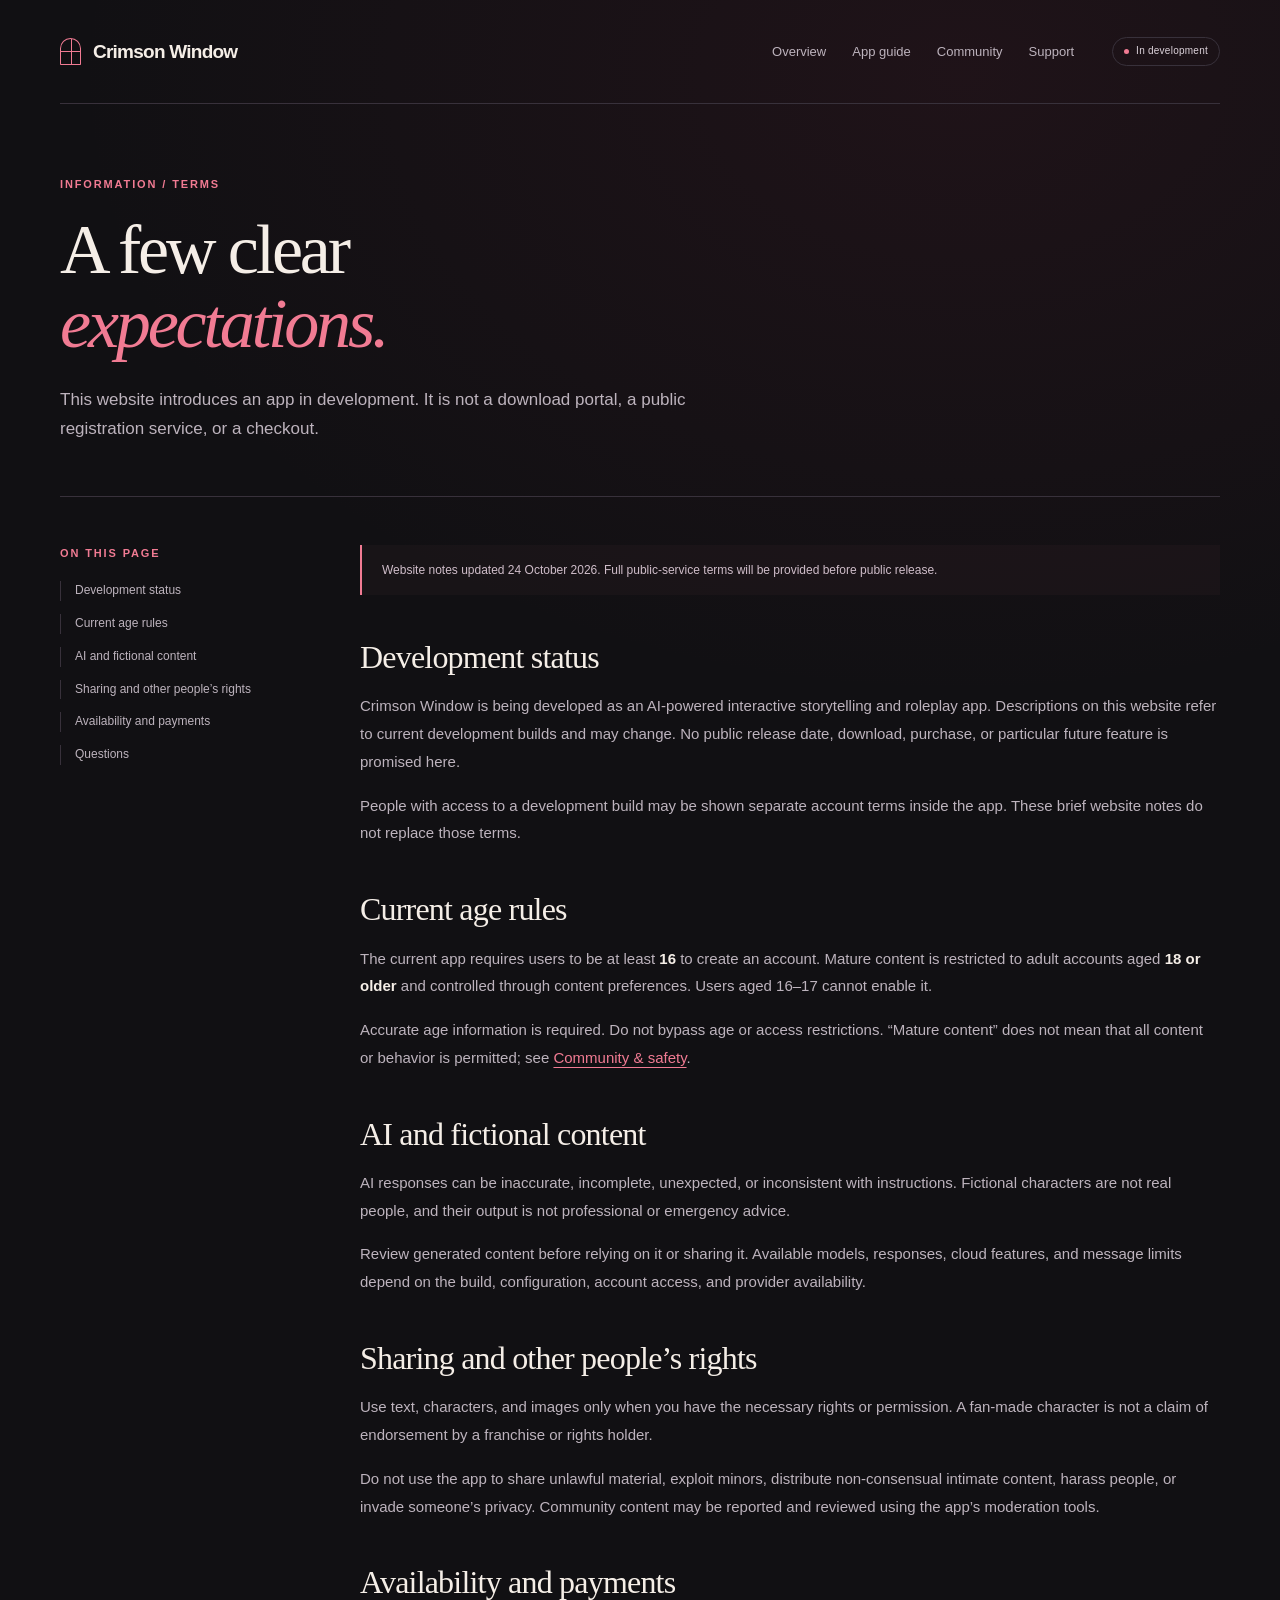
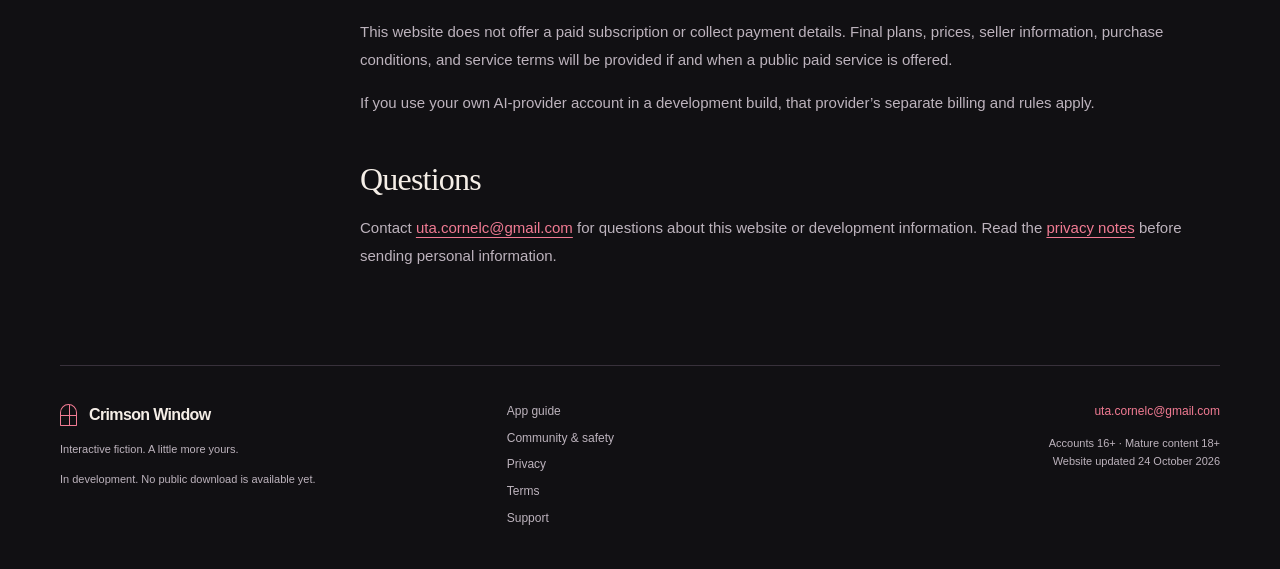
<file: terms.html>
<!doctype html>
<html lang="en">
<head>
  <meta charset="utf-8">
  <meta name="viewport" content="width=device-width, initial-scale=1">
  <meta name="color-scheme" content="dark">
  <title>Website &amp; development terms · Crimson Window</title>
  <meta name="description" content="Brief website and development information for Crimson Window, including current age rules, AI limitations, and future release terms.">
  <meta property="og:title" content="Website &amp; development terms · Crimson Window">
  <meta property="og:description" content="Brief website and development information for Crimson Window, including current age rules, AI limitations, and future release terms.">
  <meta property="og:type" content="website">
  <meta name="theme-color" content="#111013">
  <link rel="icon" href="favicon.svg" type="image/svg+xml">
  <link rel="stylesheet" href="site.css">
</head>
<body>
  <a class="skip" href="#main">Skip to content</a>
  <header class="site-header wrap">
    <a class="brand" href="index.html" aria-label="Crimson Window home"><span class="window-mark" aria-hidden="true"></span>Crimson Window</a>
    <nav aria-label="Main navigation"><a href="index.html">Overview</a><a href="guide.html">App guide</a><a href="community.html">Community</a><a href="support.html">Support</a></nav>
    <span class="status"><span aria-hidden="true"></span>In development</span>
  </header>
  <main id="main"><header class="page-intro wrap"><p class="eyebrow">Information / Terms</p><h1>A few clear<br><em>expectations.</em></h1><p class="lede">This website introduces an app in development. It is not a download portal, a public registration service, or a checkout.</p></header><div class="article-grid wrap"><aside class="toc"><p class="eyebrow">On this page</p><nav aria-label="On this page"><a href="#status">Development status</a><a href="#age">Current age rules</a><a href="#ai">AI and fictional content</a><a href="#content">Sharing and other people’s rights</a><a href="#payments">Availability and payments</a><a href="#contact">Questions</a></nav></aside><article class="prose"><div class="notice">Website notes updated 24 October 2026. Full public-service terms will be provided before public release.</div><section id="status"><h2>Development status</h2><p>Crimson Window is being developed as an AI-powered interactive storytelling and roleplay app. Descriptions on this website refer to current development builds and may change. No public release date, download, purchase, or particular future feature is promised here.</p><p>People with access to a development build may be shown separate account terms inside the app. These brief website notes do not replace those terms.</p></section><section id="age"><h2>Current age rules</h2><p>The current app requires users to be at least <strong>16</strong> to create an account. Mature content is restricted to adult accounts aged <strong>18 or older</strong> and controlled through content preferences. Users aged 16–17 cannot enable it.</p><p>Accurate age information is required. Do not bypass age or access restrictions. “Mature content” does not mean that all content or behavior is permitted; see <a href="community.html">Community &amp; safety</a>.</p></section><section id="ai"><h2>AI and fictional content</h2><p>AI responses can be inaccurate, incomplete, unexpected, or inconsistent with instructions. Fictional characters are not real people, and their output is not professional or emergency advice.</p><p>Review generated content before relying on it or sharing it. Available models, responses, cloud features, and message limits depend on the build, configuration, account access, and provider availability.</p></section><section id="content"><h2>Sharing and other people’s rights</h2><p>Use text, characters, and images only when you have the necessary rights or permission. A fan-made character is not a claim of endorsement by a franchise or rights holder.</p><p>Do not use the app to share unlawful material, exploit minors, distribute non-consensual intimate content, harass people, or invade someone’s privacy. Community content may be reported and reviewed using the app’s moderation tools.</p></section><section id="payments"><h2>Availability and payments</h2><p>This website does not offer a paid subscription or collect payment details. Final plans, prices, seller information, purchase conditions, and service terms will be provided if and when a public paid service is offered.</p><p>If you use your own AI-provider account in a development build, that provider’s separate billing and rules apply.</p></section><section id="contact"><h2>Questions</h2><p>Contact <a href="mailto:uta.cornelc@gmail.com">uta.cornelc@gmail.com</a> for questions about this website or development information. Read the <a href="privacy.html">privacy notes</a> before sending personal information.</p></section></article></div></main>
  <footer class="site-footer wrap">
    <div><a class="brand" href="index.html"><span class="window-mark" aria-hidden="true"></span>Crimson Window</a><p>Interactive fiction. A little more yours.</p><p class="fine">In development. No public download is available yet.</p></div>
    <nav aria-label="Footer navigation"><a href="guide.html">App guide</a><a href="community.html">Community &amp; safety</a><a href="privacy.html">Privacy</a><a href="terms.html">Terms</a><a href="support.html">Support</a></nav>
    <div class="footer-contact"><a href="mailto:uta.cornelc@gmail.com">uta.cornelc@gmail.com</a><p class="fine">Accounts 16+ · Mature content 18+<br>Website updated 24 October 2026</p></div>
  </footer>
</body>
</html>
</file>
<file: site.css>
@charset "UTF-8";
:root{--bg:#111013;--surface:#1b191e;--raised:#242027;--line:#38313b;--text:#f5eee7;--muted:#bdb3bd;--accent:#f17b93;--strong:#f6a2b3;--max:1160px}
*{box-sizing:border-box}html{scroll-behavior:smooth;scroll-padding-top:24px}body{margin:0;background:var(--bg);color:var(--text);font:16px/1.65 -apple-system,BlinkMacSystemFont,"Segoe UI",sans-serif;-webkit-font-smoothing:antialiased}body:before{content:"";position:absolute;inset:0 0 auto;height:750px;pointer-events:none;z-index:-1;background:radial-gradient(ellipse at 75% 10%,#75243a24,transparent 65%)}a{color:var(--accent);text-underline-offset:4px}a:hover{color:var(--strong)}button,a,summary{-webkit-tap-highlight-color:transparent}a:focus-visible,summary:focus-visible{outline:2px solid var(--strong);outline-offset:6px;border-radius:3px}.wrap{width:min(var(--max),calc(100% - 80px));margin-inline:auto}h1,h2,h3,p,figure,blockquote{margin:0}h1,h2{font-family:Georgia,"Times New Roman",serif;font-weight:400;letter-spacing:-.045em;line-height:1.06}h1 em,h2 em{font-weight:400;color:var(--accent)}h3{font-size:20px;line-height:1.35;letter-spacing:-.02em}p{margin-top:16px}p:first-child{margin-top:0}p,li,dd{overflow-wrap:break-word}.fine,small{font-size:12px;color:var(--muted)}.eyebrow{text-transform:uppercase;letter-spacing:.17em;font-size:11px;font-weight:700;color:var(--accent);line-height:1.5}.lede{color:var(--muted);font-size:19px;line-height:1.7;max-width:590px}.skip{position:fixed;left:16px;top:-80px;z-index:5;padding:10px 16px;background:var(--text);color:var(--bg)}.skip:focus{top:12px}.site-header{display:flex;align-items:center;gap:38px;min-height:104px;border-bottom:1px solid var(--line)}.brand{display:flex;align-items:center;gap:12px;text-decoration:none;color:var(--text);font-size:19px;font-weight:650;letter-spacing:-.04em;white-space:nowrap}.window-mark{width:21px;height:27px;border:1.6px solid var(--accent);border-radius:13px 13px 1px 1px;position:relative;display:inline-block;flex:none}.window-mark:before{content:"";position:absolute;top:0;bottom:0;left:50%;border-left:1px solid var(--accent)}.window-mark:after{content:"";position:absolute;left:0;right:0;top:12px;border-top:1px solid var(--accent)}.site-header>nav{display:flex;gap:26px;margin-left:auto}.site-header nav a{text-decoration:none;font-size:13px;color:var(--muted);white-space:nowrap;padding:12px 0}.site-header nav a:hover,.site-header nav a[aria-current]{color:var(--text)}.status{display:inline-flex;align-items:center;gap:7px;white-space:nowrap;border:1px solid var(--line);border-radius:30px;padding:5px 11px;font-size:10px;letter-spacing:.025em;color:#ddd3db}.status>span,.status-dot{width:5px;height:5px;border-radius:50%;background:var(--accent);display:inline-block;flex:none}.hero{display:grid;grid-template-columns:1.06fr 1fr;gap:68px;align-items:center;padding-top:80px;padding-bottom:76px}.hero h1{font-size:clamp(48px,5.65vw,78px);margin-top:27px}.hero .lede{max-width:420px;font-size:17px;margin-top:27px}.tiny-line{display:inline-block;width:25px;border-top:1px solid var(--accent);vertical-align:middle;margin-right:8px}.hero-actions{display:flex;align-items:center;gap:26px;flex-wrap:wrap;margin-top:30px}.button{display:inline-flex;justify-content:center;align-items:center;gap:24px;background:var(--accent);color:#1b1016;text-decoration:none;padding:12px 22px;border:1px solid transparent;border-radius:5px;font-size:13px;font-weight:650;line-height:1.65}.button:hover{background:var(--strong);color:#1b1016}.text-link{font-size:13px;text-decoration:none;font-weight:550}.availability{font-size:11px;color:var(--muted);display:flex;align-items:center;gap:8px;margin-top:22px}.story-window{background:linear-gradient(145deg,#29232a,#19171c);border:1px solid #65505d;border-radius:13px;box-shadow:0 22px 90px #0006;overflow:hidden;transform:rotate(1.5deg);max-width:530px}.window-chrome{display:flex;gap:10px;align-items:center;padding:14px 17px;border-bottom:1px solid #ffffff12;font-size:10px;color:#d6c5cf}.window-chrome .window-mark{width:11px;height:15px;border-radius:8px 8px 0 0;border-width:1px}.window-chrome .window-mark:after{top:6px}.live-pill{margin-left:auto;font-size:9px;color:#baa8b6}.scene-visual{height:205px;overflow:hidden;position:relative;background:radial-gradient(ellipse at 68% 100%,#9e526b4f,transparent 65%),linear-gradient(150deg,#342535,#17161e);border-bottom:1px solid #ffffff12}.arch{position:absolute;border:1px solid #bc788555;border-radius:200px 200px 0 0;bottom:-40px;height:255px;width:150px;transform:rotate(-5deg);background:linear-gradient(140deg,#cf6f7a0c,transparent)}.arch:after{content:"";position:absolute;inset:10px;border:1px solid #bc78852c;border-radius:190px 190px 0 0}.arch-one{right:30px}.arch-two{right:105px;bottom:-70px}.arch-three{right:180px;bottom:-110px}.star{position:absolute;color:#e2b7ad}.star-one{top:30px;right:67px;font-size:34px}.star-two{top:77px;right:165px;font-size:17px}.scene-caption{position:absolute;left:25px;bottom:25px;line-height:1.15;font-size:27px;letter-spacing:-.03em;font-family:Georgia,serif}.scene-caption em{color:#e0a4b6}.scene-chat{padding:18px 23px 15px;display:flex;flex-direction:column}.chat-speaker{font-size:8px;letter-spacing:.17em;color:#ad9dac;margin:0 0 6px}.chat-speaker:first-child{text-align:right}.sample-user{background:#693345;color:#fff0f3;border-radius:10px 10px 2px 10px;align-self:flex-end;margin:0 0 17px;padding:10px 12px;font-size:12px;max-width:90%;line-height:1.6}.sample-assistant{font-family:Georgia,serif;font-size:15px;line-height:1.65;color:#e7dce6;max-width:95%}.context-chips{display:flex;flex-wrap:wrap;gap:5px;margin-top:20px}.context-chips span{font-size:8px;padding:3px 7px;border:1px solid #ffffff13;border-radius:15px;color:#ccbac8}.story-window figcaption{font-size:9px;text-align:center;padding:0 12px 12px;color:#b6a5b2}.facts-strip{display:flex;justify-content:space-between;gap:20px;border-block:1px solid var(--line);padding-block:23px;font-size:11px;color:var(--muted)}.facts-strip span:before{content:"✧";color:var(--accent);padding-right:13px}.section{padding-block:95px}.section-heading{max-width:700px}.section-heading h2,.choice-grid h2,.age-section h2{font-size:clamp(33px,3.6vw,48px);margin-top:20px}.section-heading>p:last-child{max-width:560px;color:var(--muted);font-size:15px}.feature-grid{display:grid;grid-template-columns:1fr 1fr;column-gap:65px;row-gap:42px;margin-top:48px}.feature{position:relative;border-top:1px solid var(--line);padding-top:22px;padding-left:45px}.feature-number{position:absolute;left:0;top:26px;color:var(--accent);font-size:10px;font-family:monospace}.feature p{font-size:14px;color:var(--muted);margin-top:12px}.choice-section{background:#1a151b;border-block:1px solid var(--line);padding-block:75px}.choice-grid{display:grid;grid-template-columns:1fr 1fr;gap:90px;align-items:center}.choice-grid>div>p:not(.eyebrow){font-size:15px;color:var(--muted);max-width:470px}.choice-grid .text-link{display:inline-block;margin-top:24px}.instruction-card{background:#241c25;border:1px solid #634052;border-radius:7px;padding:26px}.card-caption{display:flex;align-items:center;gap:9px;font-size:12px;color:#e3cedc}.card-caption>span:last-child{margin-left:auto;border:1px solid #57414f;border-radius:20px;padding:2px 9px;font-size:10px;color:var(--accent)}.small-window{color:var(--accent);font-size:18px}.instruction-card blockquote{font-family:Georgia,serif;font-size:20px;line-height:1.6;margin-top:23px}.instruction-card p{font-size:11px;color:var(--muted);border-top:1px solid #57414f;padding-top:18px;margin-top:22px}.instruction-card small{font-size:10px;display:block;margin-top:15px}code{font: .87em ui-monospace,Consolas,monospace;background:#ffffff0a;padding:2px 6px;border:1px solid #ffffff12;border-radius:4px;color:#f4bdcd}.age-section{display:grid;grid-template-columns:1fr 1.1fr;gap:90px}.age-section>div>p:not(.eyebrow){font-size:14px;color:var(--muted);max-width:410px}.age-section .text-link{display:inline-block;margin-top:22px}.age-rules article{display:flex;gap:28px;padding-block:27px;border-top:1px solid var(--line)}.age-rules article:last-child{border-bottom:1px solid var(--line)}.age-rules article>span{font:44px/1 Georgia,serif;color:var(--accent);flex:0 0 85px;letter-spacing:-.04em}.age-rules h3{font-size:17px}.age-rules p{font-size:13px;color:var(--muted);margin-top:9px}.closing{border-top:1px solid var(--line);padding:65px 0 90px;text-align:center}.closing h2{font-size:clamp(34px,4vw,52px);margin-top:19px}.closing>p:not(.eyebrow){max-width:590px;margin:20px auto 25px;color:var(--muted);font-size:15px}.site-footer{padding-block:36px 40px;border-top:1px solid var(--line);display:grid;grid-template-columns:1.15fr .9fr 1fr;gap:38px;font-size:12px}.site-footer .brand{font-size:16px}.site-footer .window-mark{width:17px;height:22px}.site-footer .window-mark:after{top:10px}.site-footer p{color:var(--muted);font-size:11px;margin-top:12px}.site-footer nav{display:grid;gap:7px;align-content:start}.site-footer nav a{color:var(--muted);text-decoration:none}.site-footer nav a:hover{color:var(--text)}.footer-contact{text-align:right}.footer-contact a{text-decoration:none;font-size:12px;overflow-wrap:anywhere}.page-intro{padding-block:72px 52px;border-bottom:1px solid var(--line)}.page-intro h1{font-size:clamp(45px,5.5vw,70px);margin-top:20px}.page-intro .lede{font-size:17px;margin-top:25px;max-width:660px}.article-grid{display:grid;grid-template-columns:235px 1fr;gap:65px;padding-block:48px 95px}.toc{position:sticky;top:28px;align-self:start}.toc nav{display:flex;flex-direction:column;gap:13px;margin-top:20px}.toc nav a{font-size:12px;color:var(--muted);text-decoration:none;border-left:1px solid var(--line);padding-left:14px}.toc nav a:hover{border-color:var(--accent);color:var(--text)}.notice{border-left:2px solid var(--accent);background:#f17b9308;padding:15px 20px;font-size:12px;color:#cfbdc9;line-height:1.7}.prose>section{margin-top:43px}.prose h2{font-size:32px;letter-spacing:-.025em;line-height:1.2}.prose p,.prose li,.prose dd{color:var(--muted);font-size:15px;line-height:1.85}.prose strong{color:var(--text);font-weight:600}.prose ul,.prose ol{padding-left:22px;margin-top:20px}.prose li{padding-left:6px;margin-bottom:10px}.prose .example{background:var(--surface);border:1px solid var(--line);padding:22px;margin-top:22px;border-radius:5px}.example p{font-family:Georgia,serif;color:var(--text);font-size:21px;line-height:1.55;margin-top:12px}.definition-list{margin-top:22px}.definition-list>div{display:grid;grid-template-columns:110px 1fr;gap:18px;padding-block:15px;border-top:1px solid var(--line)}.definition-list dt{font-weight:600;color:var(--text);font-size:14px}.definition-list dd{margin:0}.support-layout{display:grid;grid-template-columns:1fr 1fr;gap:26px;margin-top:42px}.contact-card,.availability-card{padding:32px;border:1px solid var(--line);border-radius:7px;background:var(--surface)}.contact-card{background:linear-gradient(140deg,#35202c,#1e181f);border-color:#69404e}.support-layout h2{font-size:36px;line-height:1.15;margin-top:18px}.support-layout p{font-size:14px;color:var(--muted)}.email-link{display:block;font-size:clamp(16px,2vw,24px);margin-top:18px;text-decoration:none;overflow-wrap:anywhere}.contact-card .button{margin-top:26px}.narrow{max-width:820px}.narrow h2{font-size:42px;margin-top:18px}.faq{margin-top:30px}.faq details{border-top:1px solid var(--line);padding-block:21px}.faq details:last-child{border-bottom:1px solid var(--line)}.faq summary{cursor:pointer;color:var(--text);font-size:16px;padding-right:18px}.faq details p{font-size:14px;color:var(--muted);padding-left:18px;max-width:720px}
@media(min-width:1350px){.hero{gap:95px;padding-top:95px;padding-bottom:95px}}
@media(max-width:1000px){.wrap{width:calc(100% - 48px)}.site-header{gap:22px}.site-header>nav{gap:17px}.site-header>.status{display:none}.hero{gap:35px}.hero h1{font-size:clamp(42px,6vw,65px)}.hero .lede{font-size:15px}.hero-actions{gap:18px}.choice-grid,.age-section{gap:40px}.feature-grid{column-gap:40px}.facts-strip{font-size:10px;gap:12px}.facts-strip span:before{padding-right:6px}.article-grid{grid-template-columns:185px 1fr;gap:35px}.site-footer{grid-template-columns:1fr .65fr 1fr;gap:24px}}
@media(max-width:700px){.wrap{width:calc(100% - 36px)}.site-header{flex-wrap:wrap;gap:0;min-height:unset;padding-block:21px 14px}.site-header .brand{font-size:18px}.site-header>nav{width:100%;margin:17px 0 0;justify-content:space-between;gap:12px}.site-header nav a{font-size:12px;padding-block:5px}.hero{grid-template-columns:1fr;padding-top:45px;padding-bottom:42px;gap:42px}.hero h1{font-size:clamp(48px,10vw,70px);margin-top:21px}.hero .lede{font-size:16px;max-width:420px;margin-top:22px}.hero-actions{margin-top:25px}.story-window{transform:none;max-width:100%;width:100%}.scene-visual{height:175px}.scene-caption{font-size:27px}.scene-chat{padding:17px 20px}.sample-assistant{font-size:16px}.sample-user{font-size:13px}.facts-strip{flex-direction:column;gap:11px;padding-block:20px;font-size:12px}.facts-strip span:before{padding-right:12px}.section{padding-block:58px}.section-heading h2,.choice-grid h2,.age-section h2{font-size:36px}.feature-grid{grid-template-columns:1fr;gap:25px;margin-top:32px}.feature{padding-left:32px}.feature-number{top:25px}.choice-section{padding-block:50px}.choice-grid,.age-section{grid-template-columns:1fr;gap:35px}.instruction-card{padding:22px}.instruction-card blockquote{font-size:20px}.age-rules article{gap:20px}.age-rules article>span{font-size:40px;flex-basis:72px}.closing{padding:48px 0 58px}.closing h2{font-size:38px}.closing>p:not(.eyebrow){font-size:14px}.site-footer{grid-template-columns:1fr 1fr;gap:28px;padding-block:30px}.footer-contact{grid-column:1/-1;text-align:left;border-top:1px solid var(--line);padding-top:22px}.page-intro{padding-block:45px 35px}.page-intro h1{font-size:49px}.page-intro .lede{font-size:16px}.article-grid{grid-template-columns:1fr;gap:30px;padding-block:28px 55px}.toc{position:static}.toc nav{flex-direction:row;flex-wrap:wrap;gap:12px 16px;margin-top:15px}.toc nav a{font-size:11px;padding-left:10px}.prose h2{font-size:29px}.prose p,.prose li,.prose dd{font-size:14px}.prose>section{margin-top:33px}.support-layout{grid-template-columns:1fr;gap:18px;margin-top:28px}.contact-card,.availability-card{padding:25px}.support-layout h2{font-size:33px}.email-link{font-size:23px}.narrow h2{font-size:36px}.faq summary{font-size:15px}.definition-list>div{grid-template-columns:87px 1fr;gap:15px}.definition-list dt{font-size:13px}}
@media(prefers-reduced-motion:reduce){html{scroll-behavior:auto}}
@media print{body{background:white;color:#111}.site-header,.site-footer,.hero-actions,.story-window,.skip{display:none}.wrap{width:100%}.page-intro{padding:20px 0}.article-grid{display:block}.toc{display:none}.prose p,.prose li,.prose dd,.lede{color:#222}.notice{background:none}.eyebrow,a,h1 em,h2 em{color:#80203a}}
</file>
